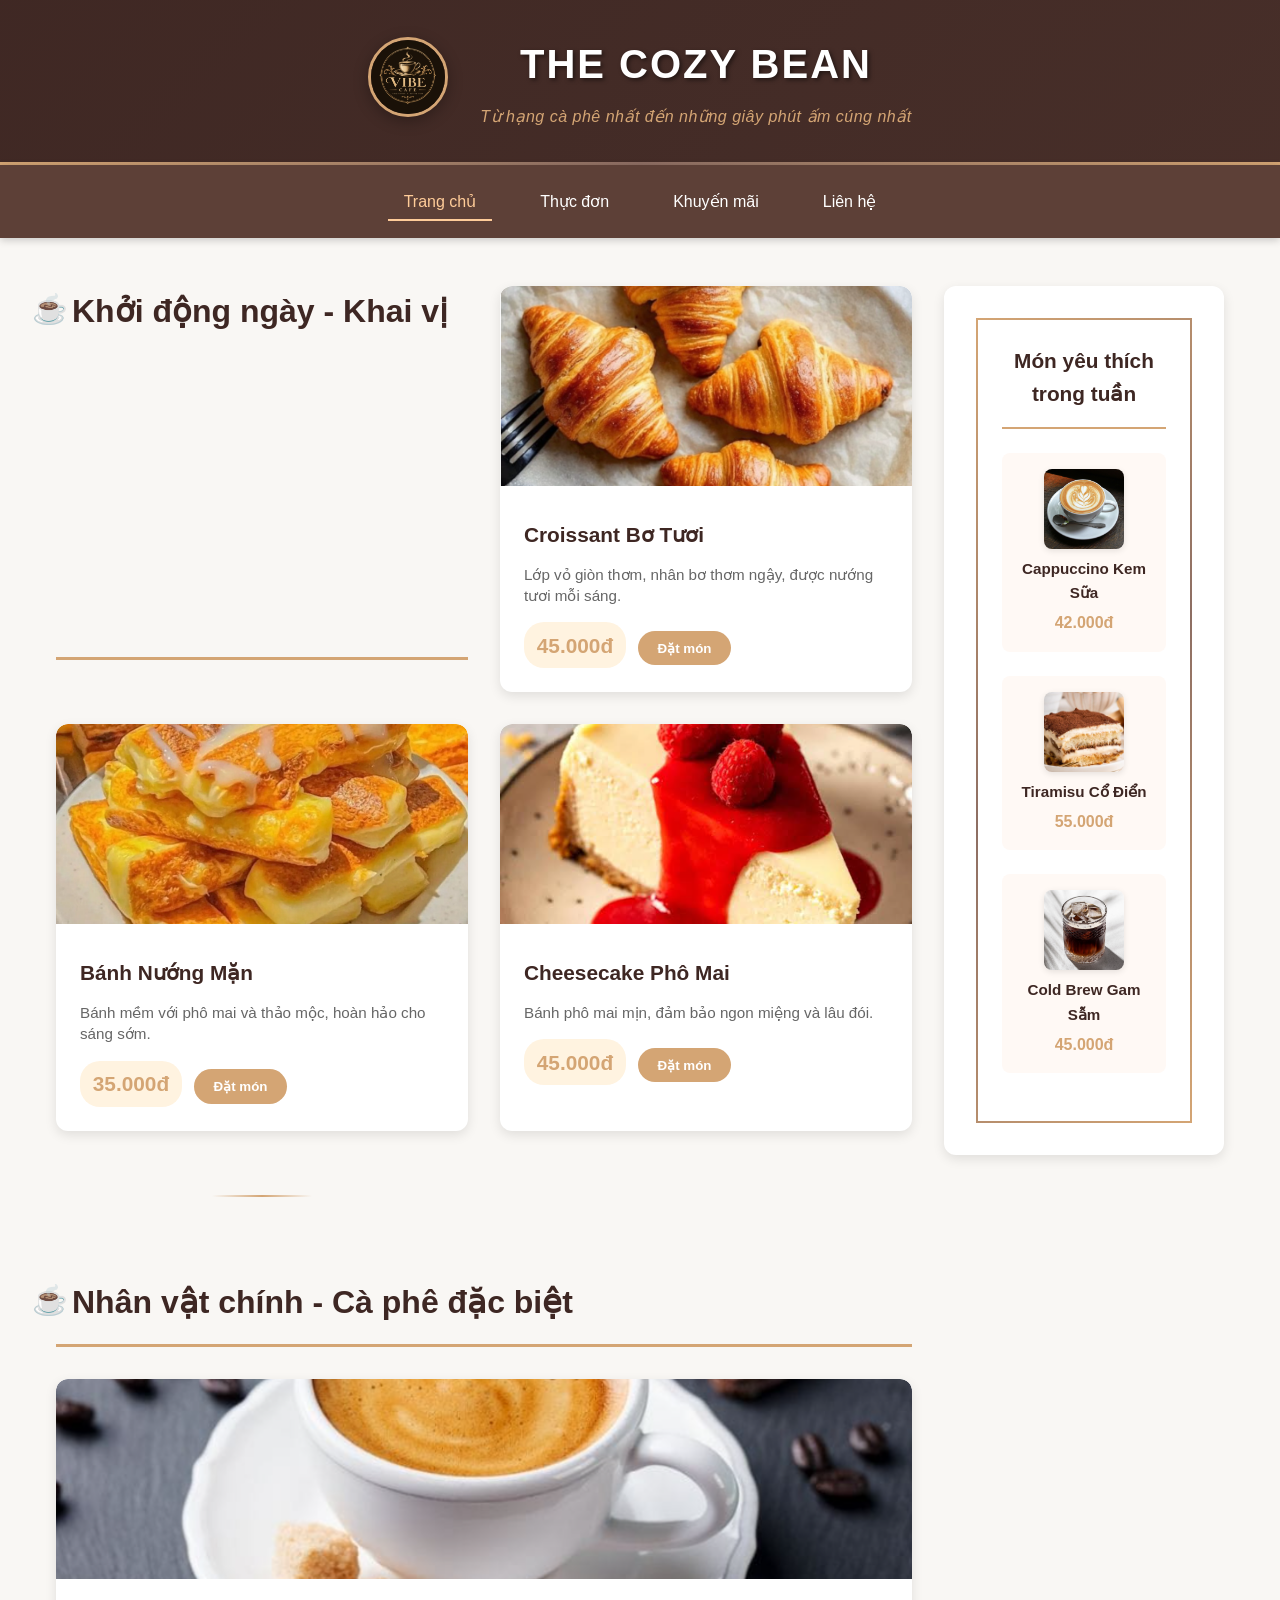
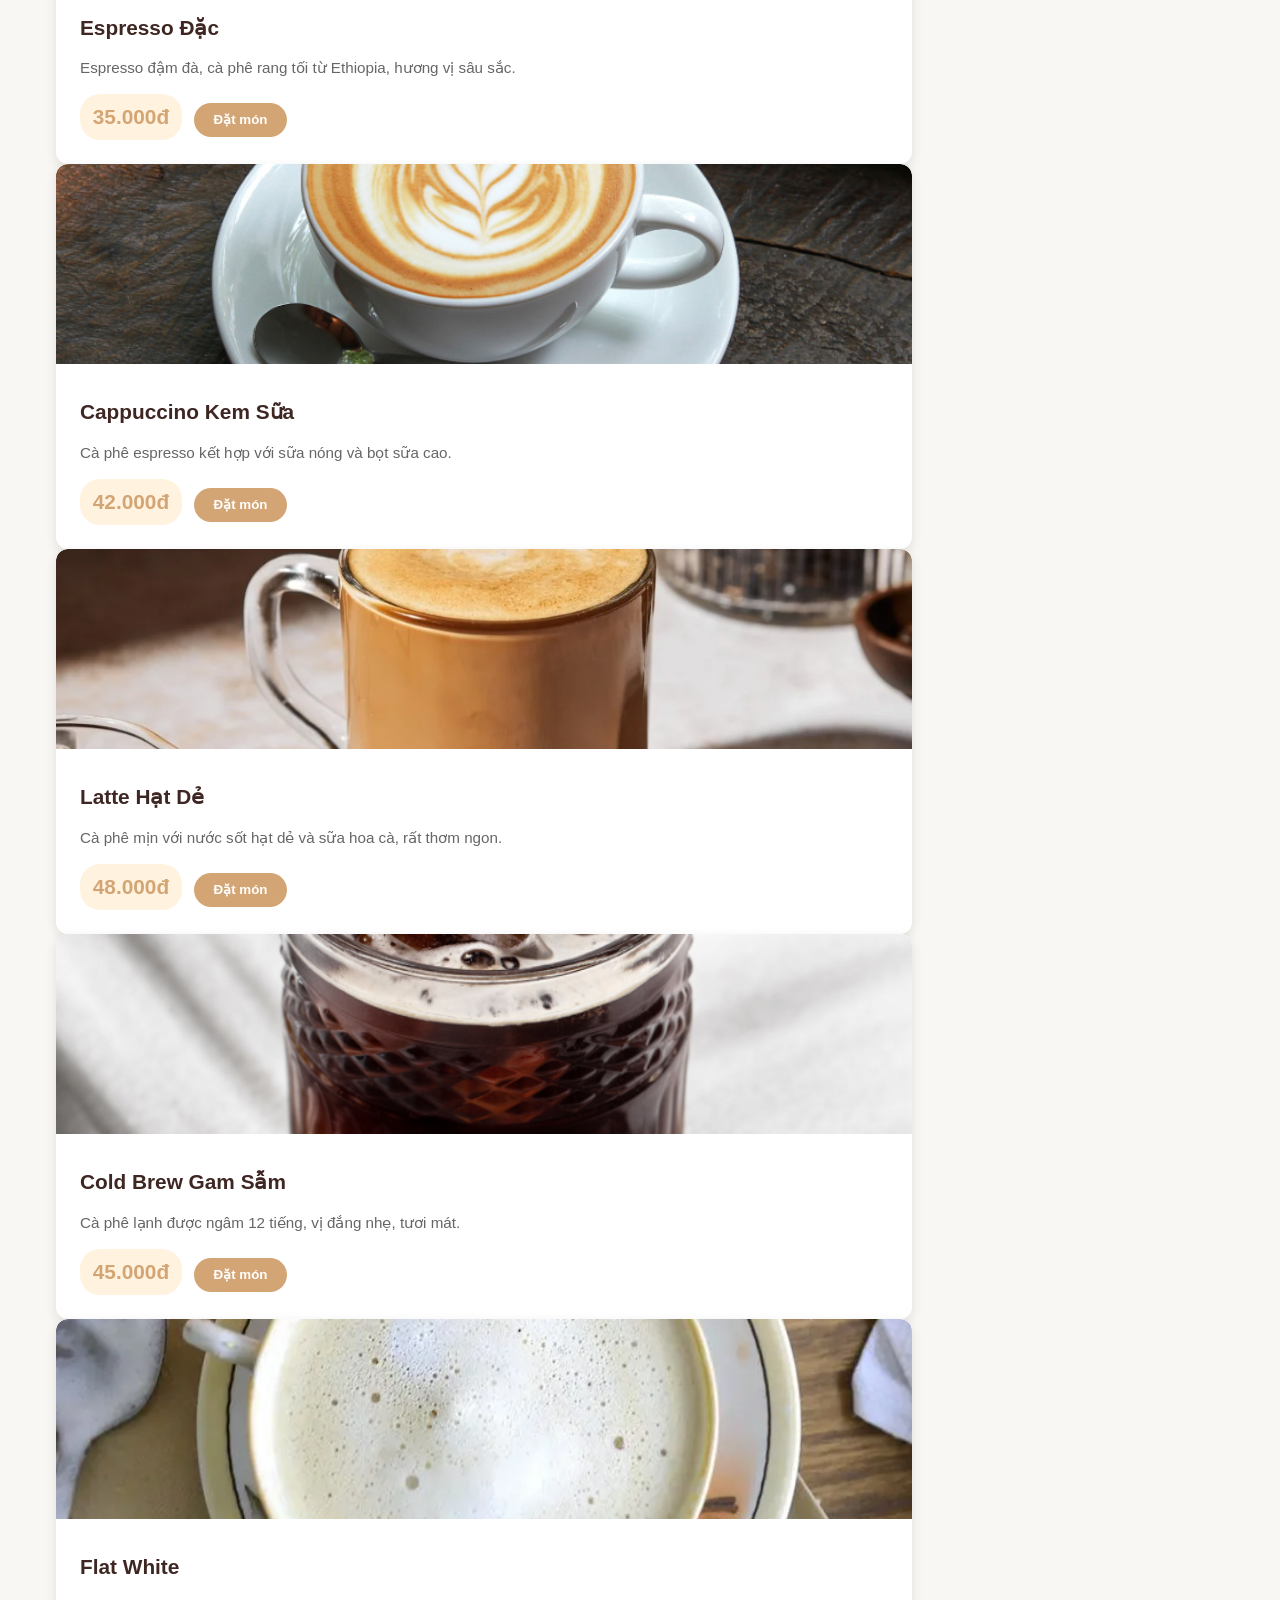
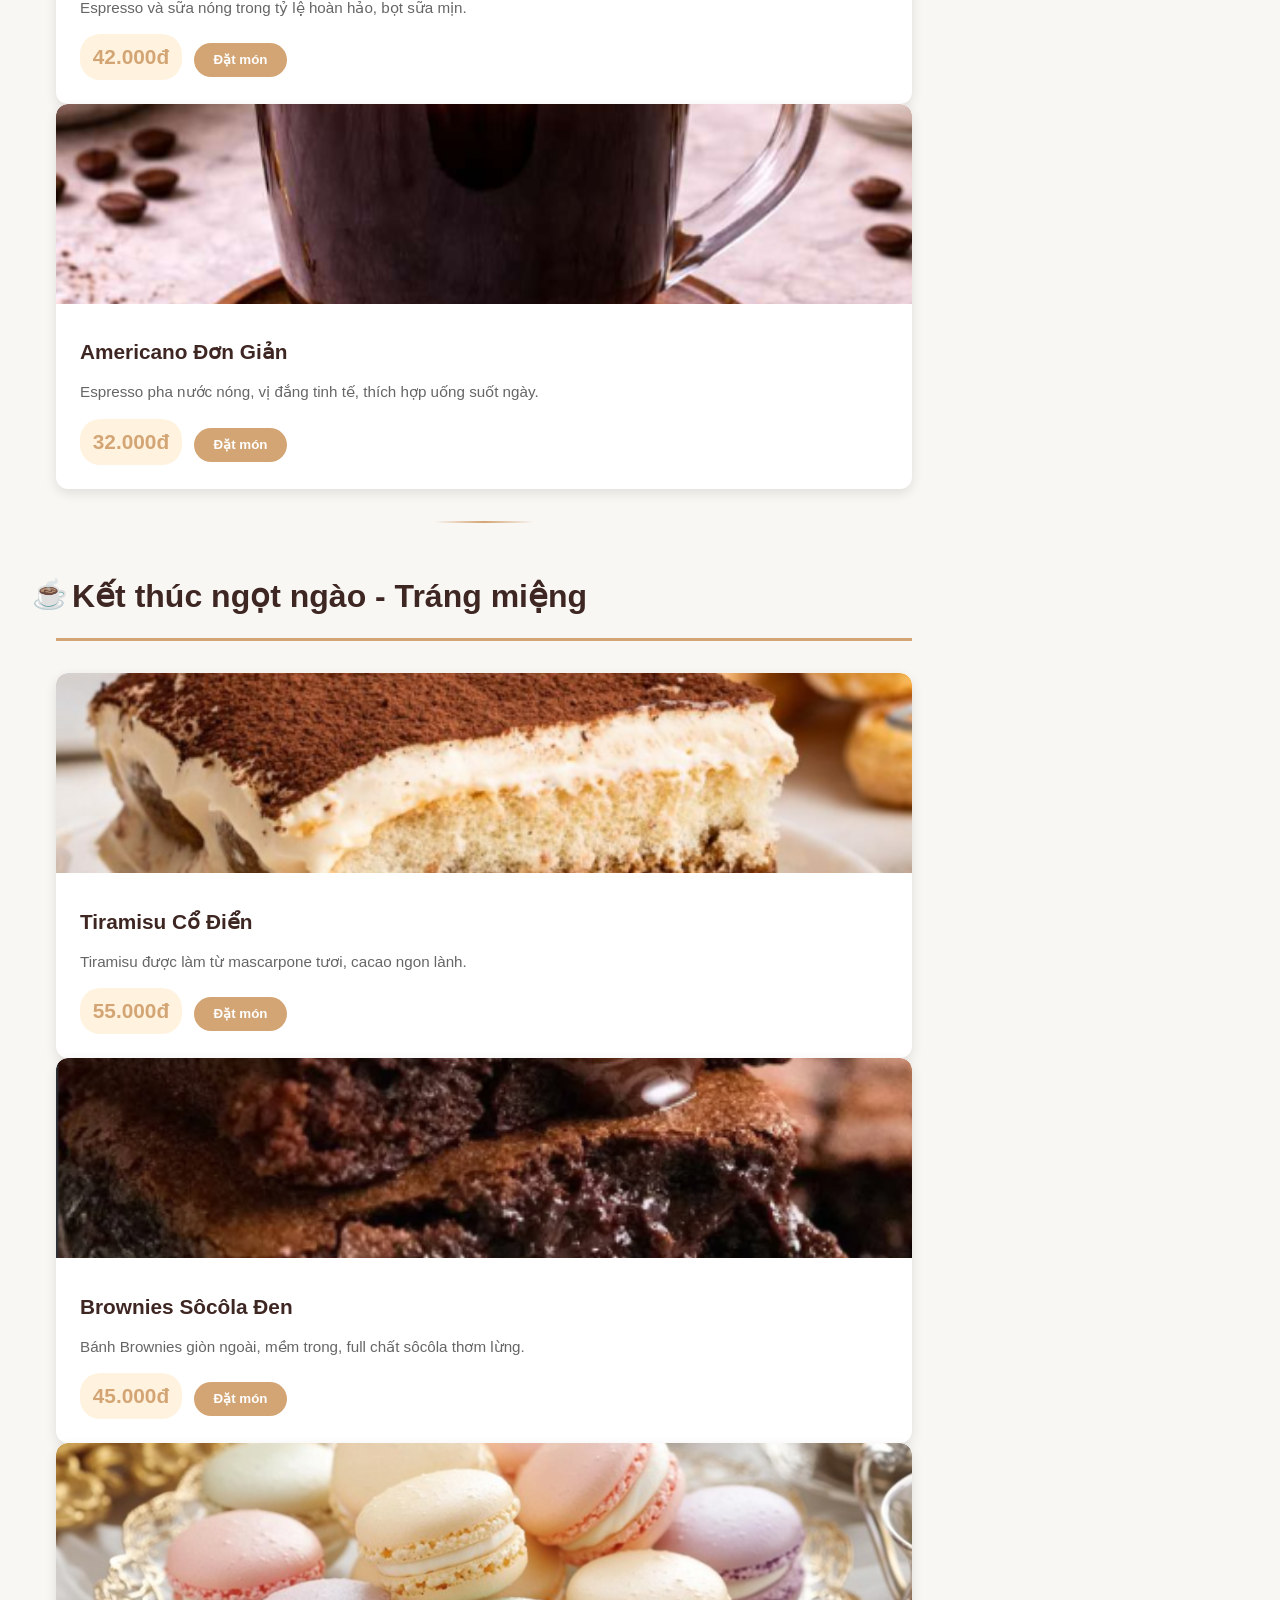
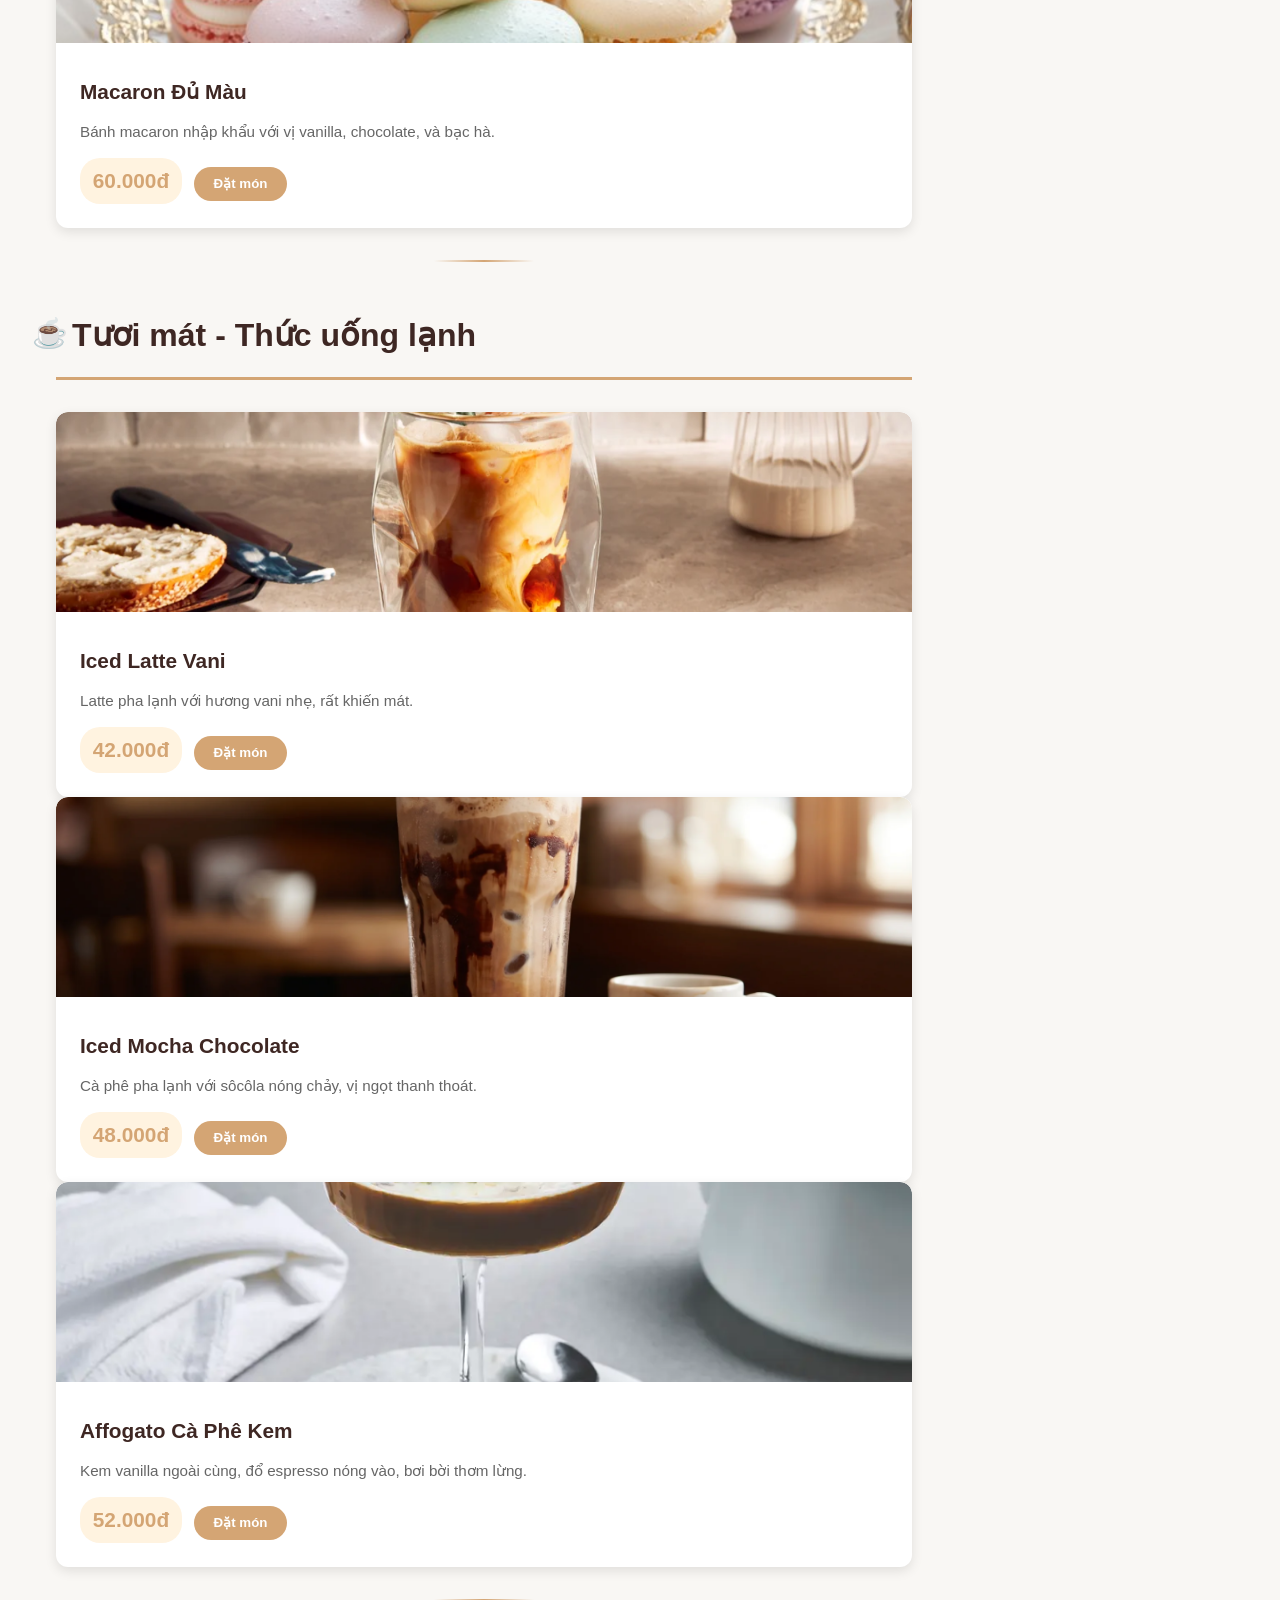
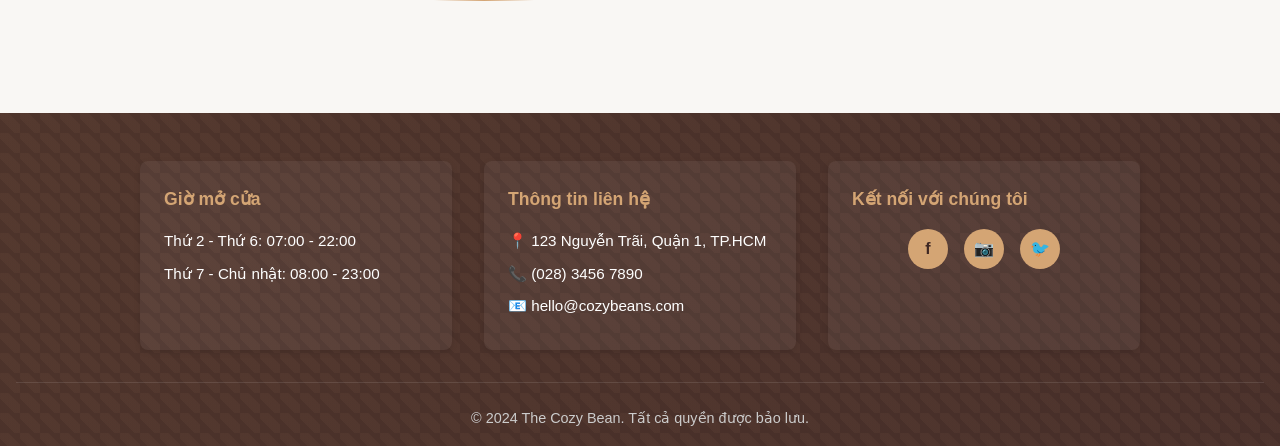
<file: C1_6651071041/index.html>
<!DOCTYPE html>
<html lang="vi">
<head>
    <meta charset="UTF-8">
    <meta name="viewport" content="width=device-width, initial-scale=1.0">
    <meta name="description" content="The Cozy Bean - Quán cà phê chất lượng với các loại cà phê đặc sắc và không gian ấm cúng">
    <title>The Cozy Bean - Menu Cà Phê Đặc Sắc</title>
    <link rel="stylesheet" href="style.css">
</head>
<body>
    <!-- HEADER -->
    <header class="header">
        <div class="header-content">
            <div class="logo">
                <img src="logo.png" alt="The Cozy Bean Logo" class="logo-img">
            </div>
            <div class="header-text">
                <h1>THE COZY BEAN</h1>
                <p class="slogan">Từ hạng cà phê nhất đến những giây phút ấm cúng nhất</p>
            </div>
        </div>
    </header>

    <!-- NAVIGATION -->
    <nav class="navbar">
        <ul class="nav-menu">
            <li><a href="#home" class="nav-link active">Trang chủ</a></li>
            <li><a href="#menu" class="nav-link">Thực đơn</a></li>
            <li><a href="#promotion" class="nav-link">Khuyến mãi</a></li>
            <li><a href="#contact" class="nav-link">Liên hệ</a></li>
        </ul>
    </nav>

    <!-- MAIN CONTENT -->
    <main class="main-content">
        <div class="container">
            <!-- SECTION: KHAI VỊ -->
            <section class="menu-section" id="menu">
                <h2 class="section-title">Khởi động ngày - Khai vị</h2>
                
                <article class="menu-card">
                    <img src="croissant.png" alt="Croissant Bơ Tươi" class="menu-image">
                    <div class="card-content">
                        <h3>Croissant Bơ Tươi</h3>
                        <p class="description">Lớp vỏ giòn thơm, nhân bơ thơm ngậy, được nướng tươi mỗi sáng.</p>
                        <span class="price">45.000đ</span>
                        <button class="btn-order">Đặt món</button>
                    </div>
                </article>

                <article class="menu-card">
                    <img src="banh-nuong.png" alt="Bánh Nướng Mặn" class="menu-image">
                    <div class="card-content">
                        <h3>Bánh Nướng Mặn</h3>
                        <p class="description">Bánh mềm với phô mai và thảo mộc, hoàn hảo cho sáng sớm.</p>
                        <span class="price">35.000đ</span>
                        <button class="btn-order">Đặt món</button>
                    </div>
                </article>

                <article class="menu-card">
                    <img src="cheesecake.png" alt="Cheesecake Phô Mai" class="menu-image">
                    <div class="card-content">
                        <h3>Cheesecake Phô Mai</h3>
                        <p class="description">Bánh phô mai mịn, đảm bảo ngon miệng và lâu đói.</p>
                        <span class="price">45.000đ</span>
                        <button class="btn-order">Đặt món</button>
                    </div>
                </article>
            </section>

            <!-- SECTION: MÓN CHÍNH - CÀ PHÊ ĐẶC BIỆT -->
            <section class="menu-section">
                <h2 class="section-title">Nhân vật chính - Cà phê đặc biệt</h2>
                
                <article class="menu-card">
                    <img src="espresso.png" alt="Espresso Đặc" class="menu-image">
                    <div class="card-content">
                        <h3>Espresso Đặc</h3>
                        <p class="description">Espresso đậm đà, cà phê rang tối từ Ethiopia, hương vị sâu sắc.</p>
                        <span class="price">35.000đ</span>
                        <button class="btn-order">Đặt món</button>
                    </div>
                </article>

                <article class="menu-card">
                    <img src="cappuccino.png" alt="Cappuccino Kem Sữa" class="menu-image">
                    <div class="card-content">
                        <h3>Cappuccino Kem Sữa</h3>
                        <p class="description">Cà phê espresso kết hợp với sữa nóng và bọt sữa cao.</p>
                        <span class="price">42.000đ</span>
                        <button class="btn-order">Đặt món</button>
                    </div>
                </article>

                <article class="menu-card">
                    <img src="latte.png" alt="Latte Hạt Dẻ" class="menu-image">
                    <div class="card-content">
                        <h3>Latte Hạt Dẻ</h3>
                        <p class="description">Cà phê mịn với nước sốt hạt dẻ và sữa hoa cà, rất thơm ngon.</p>
                        <span class="price">48.000đ</span>
                        <button class="btn-order">Đặt món</button>
                    </div>
                </article>

                <article class="menu-card">
                    <img src="cold-brew.png" alt="Cold Brew Gam Sẫm" class="menu-image">
                    <div class="card-content">
                        <h3>Cold Brew Gam Sẫm</h3>
                        <p class="description">Cà phê lạnh được ngâm 12 tiếng, vị đắng nhẹ, tươi mát.</p>
                        <span class="price">45.000đ</span>
                        <button class="btn-order">Đặt món</button>
                    </div>
                </article>

                <article class="menu-card">
                    <img src="flat-white.png" alt="Flat White" class="menu-image">
                    <div class="card-content">
                        <h3>Flat White</h3>
                        <p class="description">Espresso và sữa nóng trong tỷ lệ hoàn hảo, bọt sữa mịn.</p>
                        <span class="price">42.000đ</span>
                        <button class="btn-order">Đặt món</button>
                    </div>
                </article>

                <article class="menu-card">
                    <img src="americano.png" alt="Americano Đơn Giản" class="menu-image">
                    <div class="card-content">
                        <h3>Americano Đơn Giản</h3>
                        <p class="description">Espresso pha nước nóng, vị đắng tinh tế, thích hợp uống suốt ngày.</p>
                        <span class="price">32.000đ</span>
                        <button class="btn-order">Đặt món</button>
                    </div>
                </article>
            </section>

            <!-- SECTION: TRÁNG MIỆNG -->
            <section class="menu-section">
                <h2 class="section-title">Kết thúc ngọt ngào - Tráng miệng</h2>
                
                <article class="menu-card">
                    <img src="tiramisu.png" alt="Tiramisu Cổ Điển" class="menu-image">
                    <div class="card-content">
                        <h3>Tiramisu Cổ Điển</h3>
                        <p class="description">Tiramisu được làm từ mascarpone tươi, cacao ngon lành.</p>
                        <span class="price">55.000đ</span>
                        <button class="btn-order">Đặt món</button>
                    </div>
                </article>

                <article class="menu-card">
                    <img src="brownies.png" alt="Brownies Sôcôla Đen" class="menu-image">
                    <div class="card-content">
                        <h3>Brownies Sôcôla Đen</h3>
                        <p class="description">Bánh Brownies giòn ngoài, mềm trong, full chất sôcôla thơm lừng.</p>
                        <span class="price">45.000đ</span>
                        <button class="btn-order">Đặt món</button>
                    </div>
                </article>

                <article class="menu-card">
                    <img src="macaron.png" alt="Macaron Đủ Màu" class="menu-image">
                    <div class="card-content">
                        <h3>Macaron Đủ Màu</h3>
                        <p class="description">Bánh macaron nhập khẩu với vị vanilla, chocolate, và bạc hà.</p>
                        <span class="price">60.000đ</span>
                        <button class="btn-order">Đặt món</button>
                    </div>
                </article>
            </section>

            <!-- SECTION: THỨC UỐNG LẠNH -->
            <section class="menu-section">
                <h2 class="section-title">Tươi mát - Thức uống lạnh</h2>
                
                <article class="menu-card">
                    <img src="iced-latte.png" alt="Iced Latte Vani" class="menu-image">
                    <div class="card-content">
                        <h3>Iced Latte Vani</h3>
                        <p class="description">Latte pha lạnh với hương vani nhẹ, rất khiến mát.</p>
                        <span class="price">42.000đ</span>
                        <button class="btn-order">Đặt món</button>
                    </div>
                </article>

                <article class="menu-card">
                    <img src="iced-mocha.png" alt="Iced Mocha Chocolate" class="menu-image">
                    <div class="card-content">
                        <h3>Iced Mocha Chocolate</h3>
                        <p class="description">Cà phê pha lạnh với sôcôla nóng chảy, vị ngọt thanh thoát.</p>
                        <span class="price">48.000đ</span>
                        <button class="btn-order">Đặt món</button>
                    </div>
                </article>

                <article class="menu-card">
                    <img src="affogato.png" alt="Affogato Cà Phê Kem" class="menu-image">
                    <div class="card-content">
                        <h3>Affogato Cà Phê Kem</h3>
                        <p class="description">Kem vanilla ngoài cùng, đổ espresso nóng vào, bơi bời thơm lừng.</p>
                        <span class="price">52.000đ</span>
                        <button class="btn-order">Đặt món</button>
                    </div>
                </article>
            </section>
        </div>

        <!-- ASIDE: MÓN ĐƯỢC YÊU THÍCH -->
        <aside class="sidebar">
            <div class="promotion-box">
                <h3 class="aside-title">Món yêu thích trong tuần</h3>
                
                <div class="favorite-item">
                    <img src="cappuccino.png" alt="Cappuccino" class="favorite-img">
                    <p class="favorite-name">Cappuccino Kem Sữa</p>
                    <span class="favorite-price">42.000đ</span>
                </div>

                <div class="favorite-item">
                    <img src="tiramisu.png" alt="Tiramisu" class="favorite-img">
                    <p class="favorite-name">Tiramisu Cổ Điển</p>
                    <span class="favorite-price">55.000đ</span>
                </div>

                <div class="favorite-item">
                    <img src="cold-brew.png" alt="Cold Brew" class="favorite-img">
                    <p class="favorite-name">Cold Brew Gam Sẫm</p>
                    <span class="favorite-price">45.000đ</span>
                </div>
            </div>
        </aside>
    </main>

    <!-- FOOTER -->
    <footer class="footer">
        <div class="footer-content">
            <div class="footer-section">
                <h4>Giờ mở cửa</h4>
                <p>Thứ 2 - Thứ 6: 07:00 - 22:00</p>
                <p>Thứ 7 - Chủ nhật: 08:00 - 23:00</p>
            </div>

            <div class="footer-section">
                <h4>Thông tin liên hệ</h4>
                <p>📍 123 Nguyễn Trãi, Quận 1, TP.HCM</p>
                <p>📞 (028) 3456 7890</p>
                <p>📧 hello@cozybeans.com</p>
            </div>

            <div class="footer-section">
                <h4>Kết nối với chúng tôi</h4>
                <ul class="social-links">
                    <li><a href="#" class="social-icon">f</a></li>
                    <li><a href="#" class="social-icon">📷</a></li>
                    <li><a href="#" class="social-icon">🐦</a></li>
                </ul>
            </div>
        </div>

        <div class="footer-bottom">
            <p>&copy; 2024 The Cozy Bean. Tất cả quyền được bảo lưu.</p>
        </div>
    </footer>

</body>
</html>
</file>
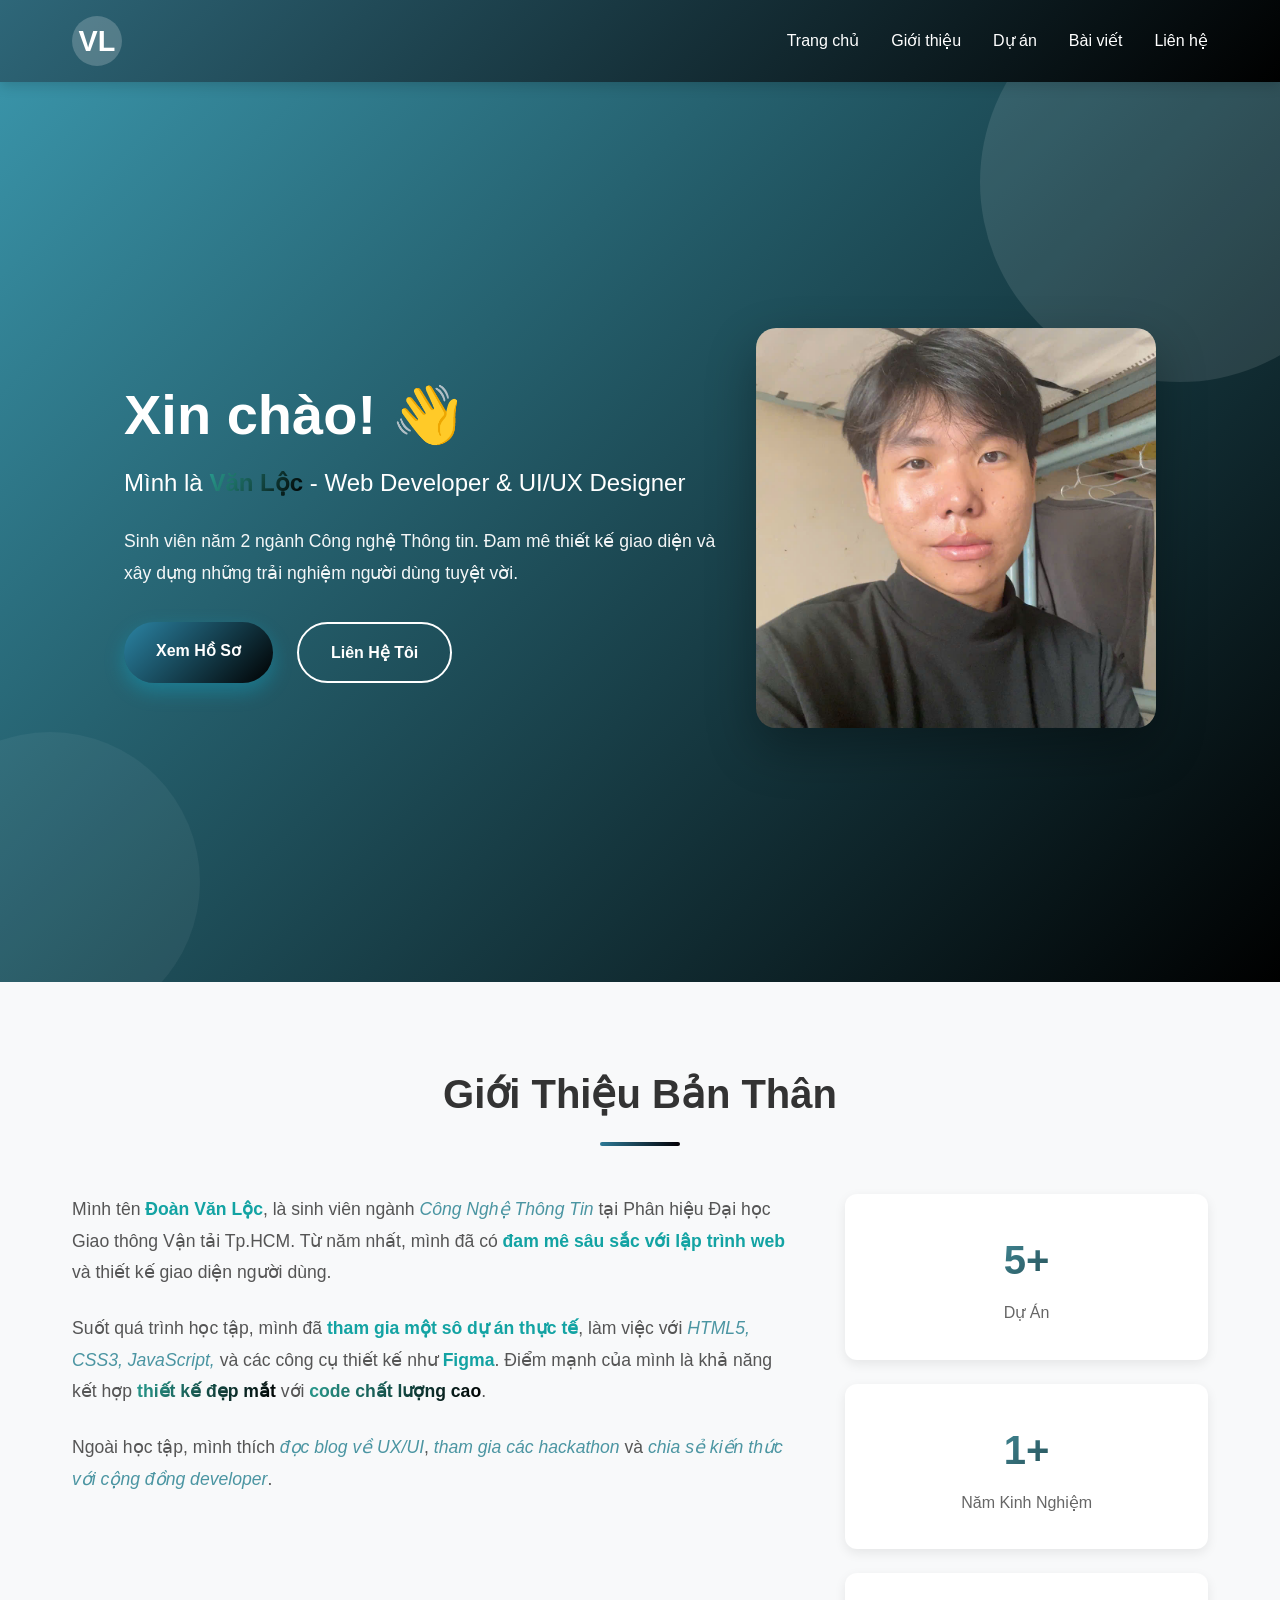
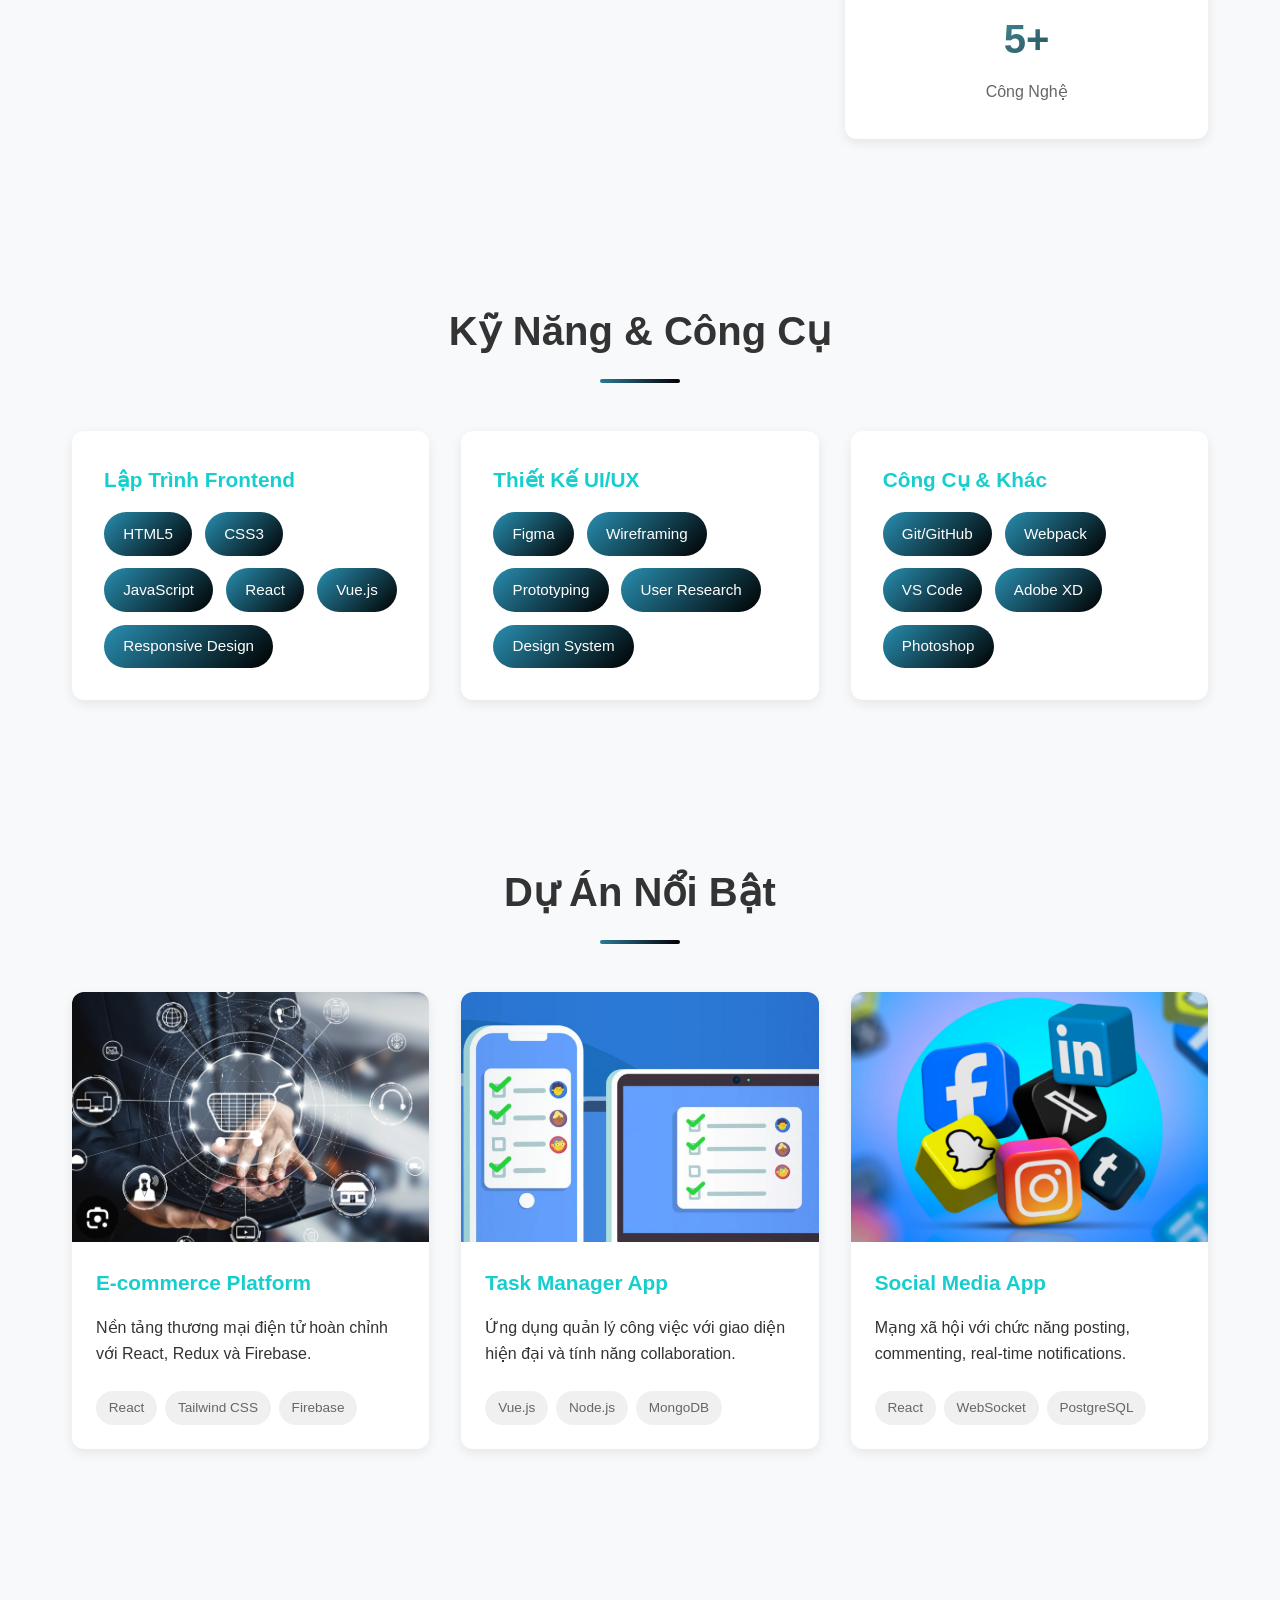
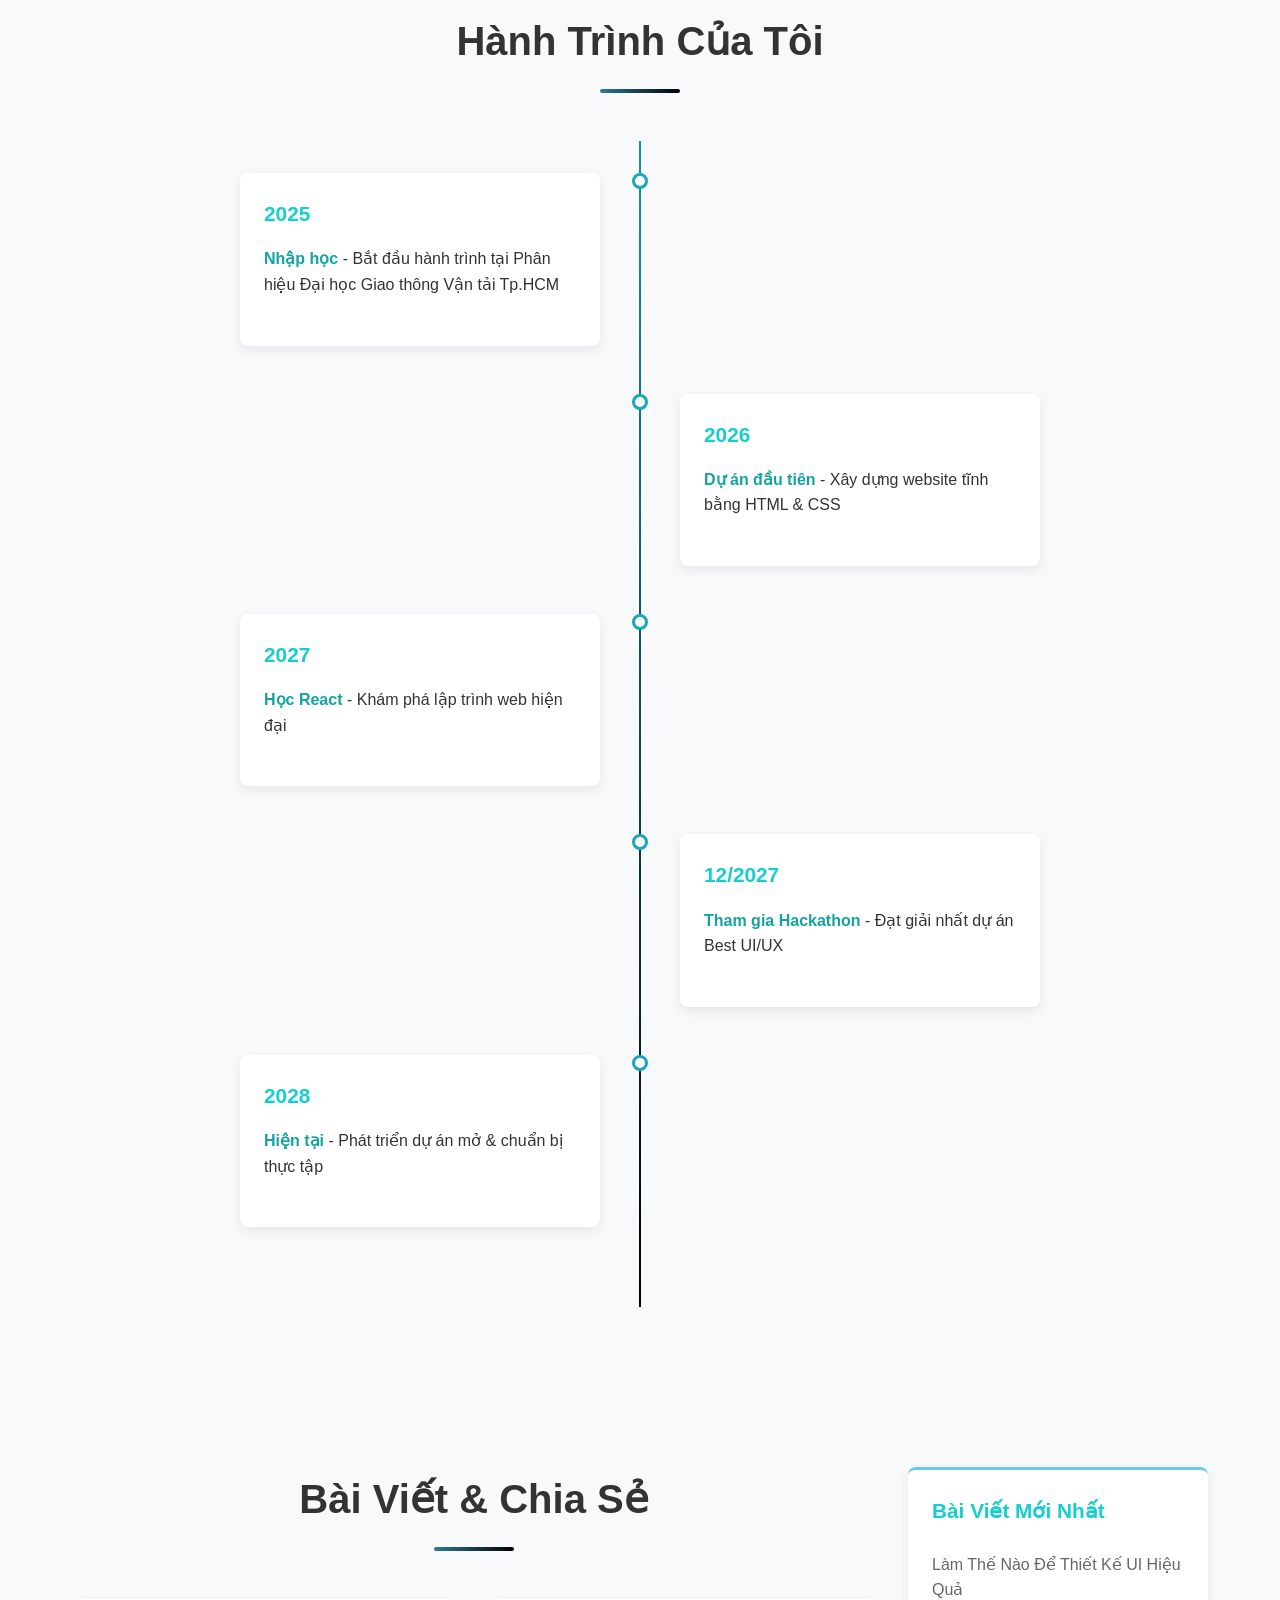
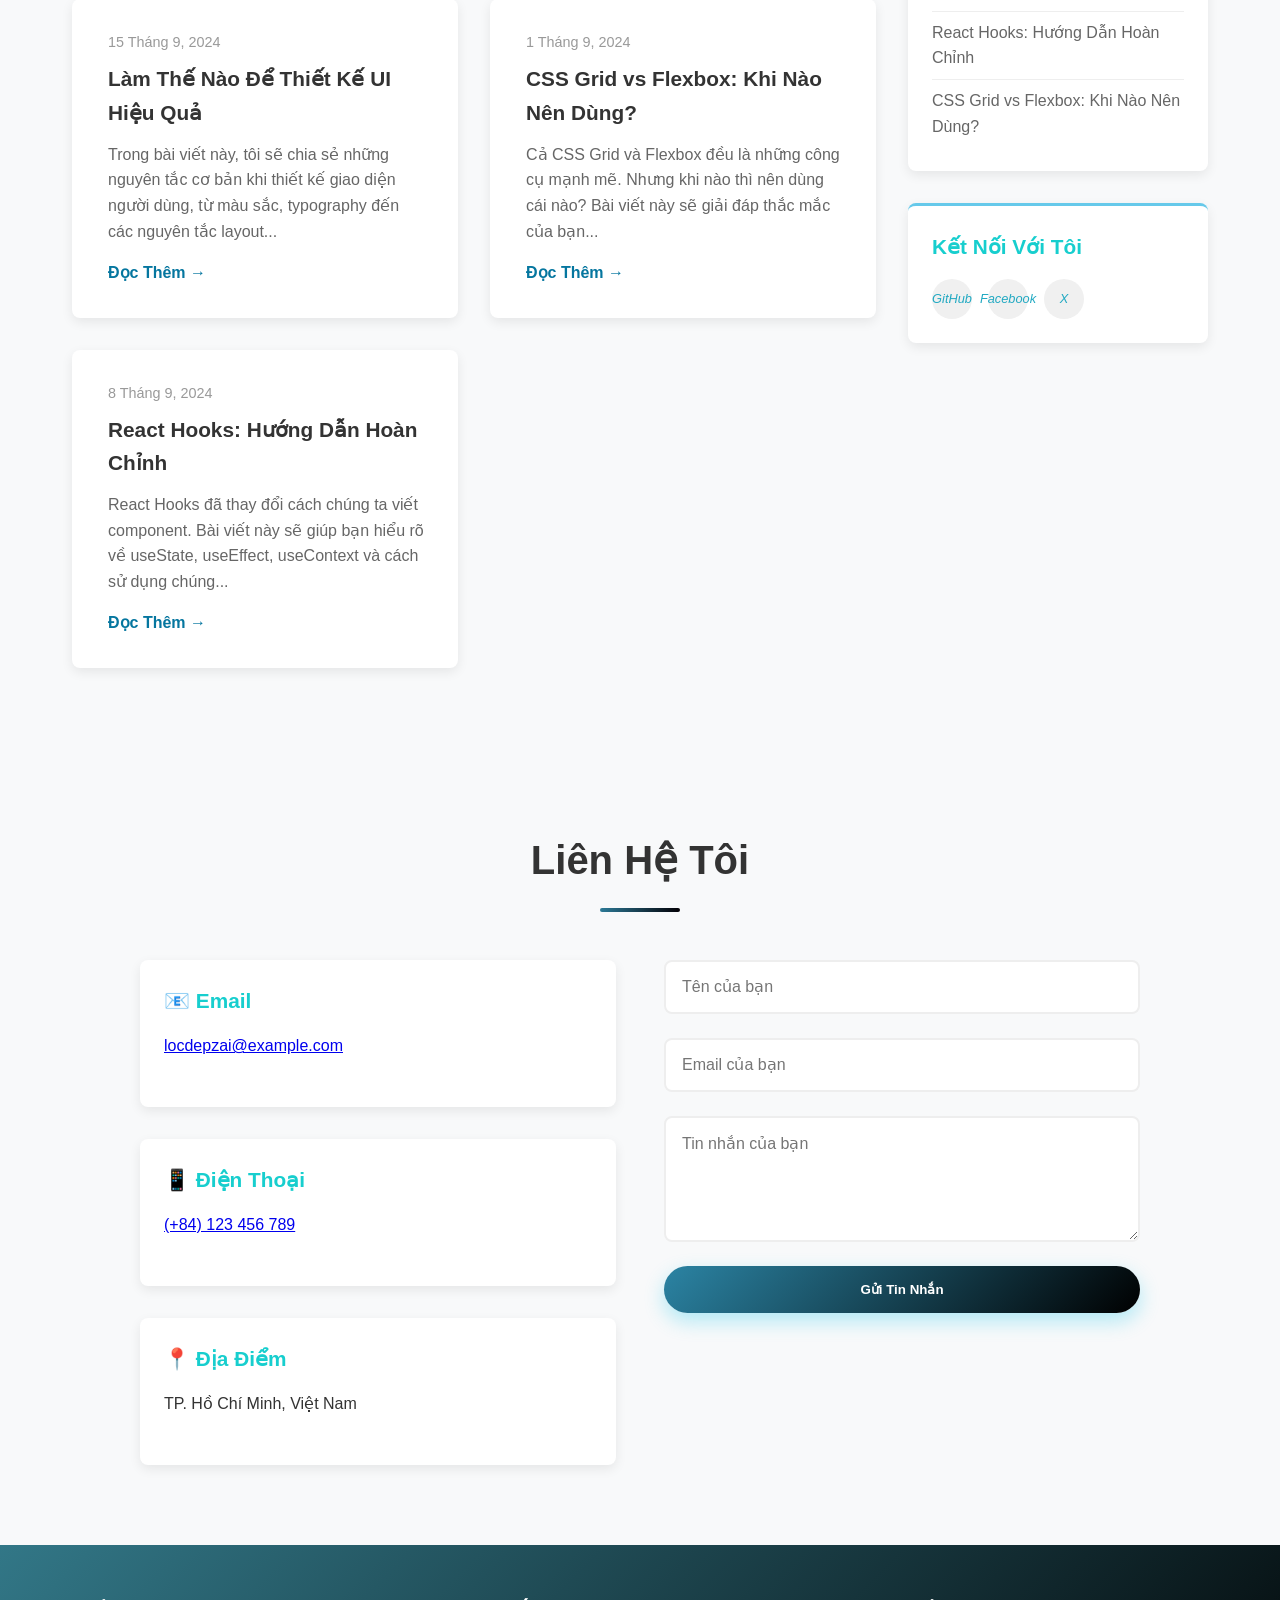
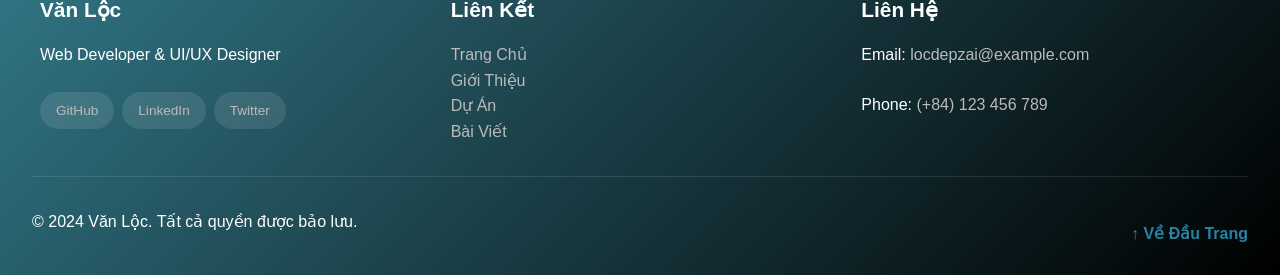
<file: C2_6651071041/blog.html>
<!DOCTYPE html>
<html lang="vi">
<head>
    <meta charset="UTF-8">
    <meta name="viewport" content="width=device-width, initial-scale=1.0">
    <meta name="description" content="Blog cá nhân giới thiệu về sinh viên CNTT - Thiết kế giao diện web">
    <title>Văn Lộc | Web Developer & UI/UX Designer</title>
    <link rel="stylesheet" href="css.css">
</head>
<body>
    <!-- HEADER STICKY NAVIGATION -->
    <header class="header">
        <div class="nav-container">
            <div class="logo">VL</div>
            <nav class="navigation">
                <ul class="nav-list">
                    <li><a href="#home" class="nav-link">Trang chủ</a></li>
                    <li><a href="#about" class="nav-link">Giới thiệu</a></li>
                    <li><a href="#projects" class="nav-link">Dự án</a></li>
                    <li><a href="#blog" class="nav-link">Bài viết</a></li>
                    <li><a href="#contact" class="nav-link">Liên hệ</a></li>
                </ul>
            </nav>
        </div>
    </header>

    <!-- HERO SECTION -->
    <section id="home" class="hero">
        <div class="hero-content">
            <h1 class="hero-title">Xin chào! <span class="wave">👋</span></h1>
            <p class="hero-subtitle">Mình là <span class="highlight">Văn Lộc</span> - Web Developer & UI/UX Designer</p>
            <p class="hero-description">
                Sinh viên năm 2 ngành Công nghệ Thông tin. Đam mê thiết kế giao diện và xây dựng những trải nghiệm người dùng tuyệt vời.
            </p>
            <div class="cta-buttons">
                <a href="#projects" class="btn btn-primary">Xem Hồ Sơ</a>
                <a href="#contact" class="btn btn-secondary">Liên Hệ Tôi</a>
            </div>
        </div>
        <div class="hero-avatar">
            <img src="avartar.jpg" alt="Avatar" class="avatar-img" >
        </div>
    </section>

    <!-- ABOUT SECTION -->
    <section id="about" class="about">
        <div class="section-title">
            <h2>Giới Thiệu Bản Thân</h2>
            <div class="title-underline"></div>
        </div>
        
        <div class="about-content">
            <div class="about-text">
                <p>
                    Mình tên <strong>Đoàn Văn Lộc</strong>, là sinh viên ngành <em>Công Nghệ Thông Tin</em> 
                    tại Phân hiệu Đại học Giao thông Vận tải Tp.HCM. Từ năm nhất, mình đã có <strong>đam mê sâu sắc với lập trình web</strong> 
                    và thiết kế giao diện người dùng.
                </p>
                <p>
                    Suốt quá trình học tập, mình đã <strong>tham gia một sô dự án thực tế</strong>, 
                    làm việc với <em>HTML5, CSS3, JavaScript,</em> và các công cụ thiết kế như <strong>Figma</strong>. 
                    Điểm mạnh của mình là khả năng kết hợp <span class="highlight">thiết kế đẹp mắt</span> 
                    với <span class="highlight">code chất lượng cao</span>.
                </p>
                <p>
                    Ngoài học tập, mình thích <em>đọc blog về UX/UI</em>, 
                    <em>tham gia các hackathon</em> và <em>chia sẻ kiến thức với cộng đồng developer</em>.
                </p>
            </div>
            <div class="about-stats">
                <div class="stat-card">
                    <div class="stat-number">5+</div>
                    <div class="stat-label">Dự Án</div>
                </div>
                <div class="stat-card">
                    <div class="stat-number">1+</div>
                    <div class="stat-label">Năm Kinh Nghiệm</div>
                </div>
                <div class="stat-card">
                    <div class="stat-number">5+</div>
                    <div class="stat-label">Công Nghệ</div>
                </div>
            </div>
        </div>
    </section>

    <!-- SKILLS SECTION -->
    <section id="skills" class="skills">
        <div class="section-title">
            <h2>Kỹ Năng & Công Cụ</h2>
            <div class="title-underline"></div>
        </div>
        
        <div class="skills-container">
            <div class="skill-category">
                <h3>Lập Trình Frontend</h3>
                <div class="skill-tags">
                    <span class="skill-tag">HTML5</span>
                    <span class="skill-tag">CSS3</span>
                    <span class="skill-tag">JavaScript</span>
                    <span class="skill-tag">React</span>
                    <span class="skill-tag">Vue.js</span>
                    <span class="skill-tag">Responsive Design</span>
                </div>
            </div>

            <div class="skill-category">
                <h3>Thiết Kế UI/UX</h3>
                <div class="skill-tags">
                    <span class="skill-tag">Figma</span>
                    <span class="skill-tag">Wireframing</span>
                    <span class="skill-tag">Prototyping</span>
                    <span class="skill-tag">User Research</span>
                    <span class="skill-tag">Design System</span>
                </div>
            </div>

            <div class="skill-category">
                <h3>Công Cụ & Khác</h3>
                <div class="skill-tags">
                    <span class="skill-tag">Git/GitHub</span>
                    <span class="skill-tag">Webpack</span>
                    <span class="skill-tag">VS Code</span>
                    <span class="skill-tag">Adobe XD</span>
                    <span class="skill-tag">Photoshop</span>
                </div>
            </div>
        </div>
    </section>

    <!-- PROJECTS SECTION -->
    <section id="projects" class="projects">
        <div class="section-title">
            <h2>Dự Án Nổi Bật</h2>
            <div class="title-underline"></div>
        </div>
        
        <div class="projects-grid">
            <article class="project-card">
                <div class="project-image">
                    <img src="project1.png" alt="E-commerce Platform">
                    <div class="project-overlay">
                        <a href="#" class="project-link">Xem Chi Tiết →</a>
                    </div>
                </div>
                <div class="project-content">
                    <h3>E-commerce Platform</h3>
                    <p>Nền tảng thương mại điện tử hoàn chỉnh với React, Redux và Firebase.</p>
                    <div class="project-tech">
                        <span>React</span>
                        <span>Tailwind CSS</span>
                        <span>Firebase</span>
                    </div>
                </div>
            </article>

            <article class="project-card">
                <div class="project-image">
                    <img src="project2.png" alt="Task Manager App">
                    <div class="project-overlay">
                        <a href="#" class="project-link">Xem Chi Tiết →</a>
                    </div>
                </div>
                <div class="project-content">
                    <h3>Task Manager App</h3>
                    <p>Ứng dụng quản lý công việc với giao diện hiện đại và tính năng collaboration.</p>
                    <div class="project-tech">
                        <span>Vue.js</span>
                        <span>Node.js</span>
                        <span>MongoDB</span>
                    </div>
                </div>
            </article>

            <article class="project-card">
                <div class="project-image">
                    <img src="project3.png" alt="Social Media App">
                    <div class="project-overlay">
                        <a href="#" class="project-link">Xem Chi Tiết →</a>
                    </div>
                </div>
                <div class="project-content">
                    <h3>Social Media App</h3>
                    <p>Mạng xã hội với chức năng posting, commenting, real-time notifications.</p>
                    <div class="project-tech">
                        <span>React</span>
                        <span>WebSocket</span>
                        <span>PostgreSQL</span>
                    </div>
                </div>
            </article>
        </div>
    </section>

    <!-- TIMELINE SECTION -->
    <section id="timeline" class="timeline">
        <div class="section-title">
            <h2>Hành Trình Của Tôi</h2>
            <div class="title-underline"></div>
        </div>
        
        <div class="timeline-container">
            <div class="timeline-item">
                <div class="timeline-marker"></div>
                <div class="timeline-content">
                    <h3>2025</h3>
                    <p><strong>Nhập học</strong> - Bắt đầu hành trình tại Phân hiệu Đại học Giao thông Vận tải Tp.HCM</p>
                </div>
            </div>

            <div class="timeline-item">
                <div class="timeline-marker"></div>
                <div class="timeline-content">
                    <h3>2026</h3>
                    <p><strong>Dự án đầu tiên</strong> - Xây dựng website tĩnh bằng HTML & CSS</p>
                </div>
            </div>

            <div class="timeline-item">
                <div class="timeline-marker"></div>
                <div class="timeline-content">
                    <h3>2027</h3>
                    <p><strong>Học React</strong> - Khám phá lập trình web hiện đại</p>
                </div>
            </div>

            <div class="timeline-item">
                <div class="timeline-marker"></div>
                <div class="timeline-content">
                    <h3>12/2027</h3>
                    <p><strong>Tham gia Hackathon</strong> - Đạt giải nhất dự án Best UI/UX</p>
                </div>
            </div>

            <div class="timeline-item">
                <div class="timeline-marker"></div>
                <div class="timeline-content">
                    <h3>2028</h3>
                    <p><strong>Hiện tại</strong> - Phát triển dự án mở & chuẩn bị thực tập</p>
                </div>
            </div>
        </div>
    </section>

    <!-- BLOG SECTION -->
    <section id="blog" class="blog-section">
        <div class="section-container">
            <div class="blog-main">
                <div class="section-title">
                    <h2>Bài Viết & Chia Sẻ</h2>
                    <div class="title-underline"></div>
                </div>

                <div class="blog-posts">
                    <article class="blog-post">
                        <div class="post-date">15 Tháng 9, 2024</div>
                        <h3 class="post-title">Làm Thế Nào Để Thiết Kế UI Hiệu Quả</h3>
                        <p class="post-excerpt">
                            Trong bài viết này, tôi sẽ chia sẻ những nguyên tắc cơ bản khi thiết kế giao diện người dùng, 
                            từ màu sắc, typography đến các nguyên tắc layout...
                        </p>
                        <a href="#" class="read-more">Đọc Thêm →</a>
                    </article>

                    <article class="blog-post">
                        <div class="post-date">8 Tháng 9, 2024</div>
                        <h3 class="post-title">React Hooks: Hướng Dẫn Hoàn Chỉnh</h3>
                        <p class="post-excerpt">
                            React Hooks đã thay đổi cách chúng ta viết component. Bài viết này sẽ giúp bạn hiểu rõ 
                            về useState, useEffect, useContext và cách sử dụng chúng...
                        </p>
                        <a href="#" class="read-more">Đọc Thêm →</a>
                    </article>

                    <article class="blog-post">
                        <div class="post-date">1 Tháng 9, 2024</div>
                        <h3 class="post-title">CSS Grid vs Flexbox: Khi Nào Nên Dùng?</h3>
                        <p class="post-excerpt">
                            Cả CSS Grid và Flexbox đều là những công cụ mạnh mẽ. Nhưng khi nào thì nên dùng cái nào? 
                            Bài viết này sẽ giải đáp thắc mắc của bạn...
                        </p>
                        <a href="#" class="read-more">Đọc Thêm →</a>
                    </article>
                </div>
            </div>

            <aside class="blog-sidebar">
                <div class="sidebar-widget">
                    <h3>Bài Viết Mới Nhất</h3>
                    <ul class="recent-posts">
                        <li><a href="#">Làm Thế Nào Để Thiết Kế UI Hiệu Quả</a></li>
                        <li><a href="#">React Hooks: Hướng Dẫn Hoàn Chỉnh</a></li>
                        <li><a href="#">CSS Grid vs Flexbox: Khi Nào Nên Dùng?</a></li>
                    </ul>
                </div>

                <div class="sidebar-widget">
                    <h3>Kết Nối Với Tôi</h3>
                    <div class="social-links">
                        <a href="#" title="GitHub" class="social-icon">
                            <i class="icon-github">GitHub</i>
                        </a>
                        <a href="#" title="LinkedIn" class="social-icon">
                            <i class="icon-linkedin">Facebook</i>
                        </a>
                        <a href="#" title="Twitter" class="social-icon">
                            <i class="icon-twitter">X</i>
                        </a>
                    </div>
                </div>
            </aside>
        </div>
    </section>

    <!-- CONTACT SECTION -->
    <section id="contact" class="contact">
        <div class="section-title">
            <h2>Liên Hệ Tôi</h2>
            <div class="title-underline"></div>
        </div>

        <div class="contact-content">
            <div class="contact-info">
                <div class="contact-item">
                    <h3>📧 Email</h3>
                    <p><a href="mailto:locdepzai@example.com">locdepzai@example.com</a></p>
                </div>
                <div class="contact-item">
                    <h3>📱 Điện Thoại</h3>
                    <p><a href="tel:+84123456789">(+84) 123 456 789</a></p>
                </div>
                <div class="contact-item">
                    <h3>📍 Địa Điểm</h3>
                    <p>TP. Hồ Chí Minh, Việt Nam</p>
                </div>
            </div>

            <form class="contact-form">
                <div class="form-group">
                    <input type="text" placeholder="Tên của bạn" required>
                </div>
                <div class="form-group">
                    <input type="email" placeholder="Email của bạn" required>
                </div>
                <div class="form-group">
                    <textarea placeholder="Tin nhắn của bạn" rows="5" required></textarea>
                </div>
                <button type="submit" class="btn btn-primary">Gửi Tin Nhắn</button>
            </form>
        </div>
    </section>

    <!-- FOOTER -->
    <footer class="footer">
        <div class="footer-content">
            <div class="footer-section">
                <h3>Văn Lộc</h3>
                <p>Web Developer & UI/UX Designer</p>
                <div class="social-links-footer">
                    <a href="#" class="social-icon-footer">GitHub</a>
                    <a href="#" class="social-icon-footer">LinkedIn</a>
                    <a href="#" class="social-icon-footer">Twitter</a>
                </div>
            </div>

            <div class="footer-section">
                <h3>Liên Kết</h3>
                <ul>
                    <li><a href="#home">Trang Chủ</a></li>
                    <li><a href="#about">Giới Thiệu</a></li>
                    <li><a href="#projects">Dự Án</a></li>
                    <li><a href="#blog">Bài Viết</a></li>
                </ul>
            </div>

            <div class="footer-section">
                <h3>Liên Hệ</h3>
                <p>Email: <a href="mailto:locdepzai@example.com">locdepzai@example.com</a></p>
                <p>Phone: <a href="tel:+84123456789">(+84) 123 456 789</a></p>
            </div>
        </div>

        <div class="footer-bottom">
            <p>&copy; 2024 Văn Lộc. Tất cả quyền được bảo lưu.</p>
            <a href="#home" class="back-to-top">↑ Về Đầu Trang</a>
        </div>
    </footer>

    <script>
        // Back to top functionality
        document.querySelector('.back-to-top').addEventListener('click', function(e) {
            e.preventDefault();
            window.scrollTo({ top: 0, behavior: 'smooth' });
        });

        // Active nav link
        document.querySelectorAll('.nav-link').forEach(link => {
            link.addEventListener('click', function() {
                document.querySelectorAll('.nav-link').forEach(l => l.classList.remove('active'));
                this.classList.add('active');
            });
        });
    </script>
</body>
</html>
</file>
<file: C1_6651071041/style.css>
/* ============================================
   CSS3 - THE COZY BEAN COFFEE SHOP
   Thiết kế menu quán cà phê hiện đại
   ============================================ */

/* SELECTOR UNIVERSAL (*) */
* {
    margin: 0;
    padding: 0;
    box-sizing: border-box;
}

/* SELECTOR TAG - body, html */
html {
    scroll-behavior: smooth;
}

body {
    font-family: 'Segoe UI', Tahoma, Geneva, Verdana, sans-serif;
    color: #333;
    line-height: 1.6;
    background-color: #f9f7f4;
}

/* ============================================
   HEADER SECTION
   ============================================ */

/* SELECTOR TAG - header */
header.header {
    background: linear-gradient(135deg, #3e2723 0%, #5d4037 100%);
    color: white;
    padding: 2rem 1rem;
    text-align: center;
    background-size: 400% 400%;
    background-position: 0% 50%;
    /* border-image property: tạo khung viền trang trí */
    border-bottom: 3px solid;
    border-image: linear-gradient(90deg, #d4a574 0%, #8d6e63 50%, #d4a574 100%) 1;
}

.header-content {
    display: flex;
    justify-content: center;
    align-items: center;
    gap: 2rem;
    max-width: 800px;
    margin: 0 auto;
}

/* SELECTOR CLASS - .logo */
.logo {
    flex-shrink: 0;
}

.logo-img {
    width: 80px;
    height: 80px;
    /* border-radius: bo góc ảnh logo */
    border-radius: 50%;
    /* box-shadow: tạo hiệu ứng đổ bóng */
    box-shadow: 0 4px 15px rgba(0, 0, 0, 0.3);
    border: 3px solid #d4a574;
}

/* SELECTOR CLASS - .header-text */
.header-text h1 {
    font-size: 2.5rem;
    font-weight: 700;
    letter-spacing: 2px;
    margin-bottom: 0.5rem;
    text-shadow: 2px 2px 4px rgba(0, 0, 0, 0.5);
}

.slogan {
    font-size: 1rem;
    font-style: italic;
    color: #d4a574;
    letter-spacing: 0.5px;
}

/* ============================================
   NAVIGATION BAR
   ============================================ */

/* SELECTOR TAG - nav */
nav.navbar {
    background-color: #5d4037;
    padding: 1rem 0;
    position: sticky;
    top: 0;
    z-index: 100;
    /* box-shadow: đổ bóng cho navigation */
    box-shadow: 0 2px 8px rgba(0, 0, 0, 0.2);
}

/* SELECTOR CLASS - .nav-menu */
.nav-menu {
    list-style: none;
    display: flex;
    justify-content: center;
    gap: 2rem;
    max-width: 1000px;
    margin: 0 auto;
}

/* SELECTOR TAG - li */
nav.navbar li {
    position: relative;
}

/* SELECTOR PSEUDO-CLASS - :hover */
nav.navbar a:hover {
    color: #ffcc99;
    transform: translateY(-2px);
    transition: all 0.3s ease;
}

/* SELECTOR CLASS + PSEUDO-CLASS - .nav-link:active */
.nav-link {
    color: white;
    text-decoration: none;
    font-weight: 500;
    padding: 0.5rem 1rem;
    display: block;
    transition: all 0.3s ease;
}

.nav-link.active {
    color: #ffcc99;
    border-bottom: 2px solid #ffcc99;
    padding-bottom: 0.3rem;
}

/* ============================================
   MAIN CONTENT AREA
   ============================================ */

.main-content {
    display: grid;
    grid-template-columns: 1fr 280px;
    gap: 2rem;
    max-width: 1200px;
    margin: 3rem auto;
    padding: 0 1rem;
}

/* SELECTOR CLASS - .container */
.container {
    flex: 1;
}

/* ============================================
   SECTION STYLING
   ============================================ */

/* SELECTOR CLASS - .menu-section */
.menu-section {
    margin-bottom: 3rem;
}

/* SELECTOR CLASS - .section-title */
.section-title {
    font-size: 2rem;
    color: #3e2723;
    margin-bottom: 2rem;
    padding-bottom: 1rem;
    border-bottom: 3px solid #d4a574;
    position: relative;
    padding-left: 1rem;
}

/* SELECTOR PSEUDO-ELEMENT - ::before */
.section-title::before {
    content: "☕";
    position: absolute;
    left: -1.5rem;
    top: 0;
    font-size: 1.8rem;
}

/* SELECTOR ID - grid for menu cards */
#menu {
    display: grid;
    grid-template-columns: repeat(auto-fit, minmax(300px, 1fr));
    gap: 2rem;
}

/* ============================================
   MENU CARD STYLING
   ============================================ */

/* SELECTOR CLASS - .menu-card */
.menu-card {
    background: white;
    /* border-radius: bo góc card */
    border-radius: 12px;
    overflow: hidden;
    /* box-shadow: tạo hiệu ứng đổ bóng cho card */
    box-shadow: 0 4px 12px rgba(0, 0, 0, 0.1);
    transition: all 0.3s ease;
    cursor: pointer;
}

/* SELECTOR CLASS + PSEUDO-CLASS - .menu-card:hover */
.menu-card:hover {
    transform: translateY(-8px);
    box-shadow: 0 12px 24px rgba(0, 0, 0, 0.2);
}

/* SELECTOR CLASS - .menu-image */
.menu-image {
    width: 100%;
    height: 200px;
    object-fit: cover;
    /* border-radius: bo góc ảnh */
    border-radius: 12px 12px 0 0;
    transition: transform 0.3s ease;
}

.menu-card:hover .menu-image {
    transform: scale(1.05);
}

/* SELECTOR CLASS - .card-content */
.card-content {
    padding: 1.5rem;
}

/* SELECTOR TAG - h3 */
.card-content h3 {
    font-size: 1.3rem;
    color: #3e2723;
    margin-bottom: 0.8rem;
}

/* SELECTOR CLASS - .description */
.description {
    color: #666;
    font-size: 0.95rem;
    margin-bottom: 1rem;
    line-height: 1.4;
}

/* SELECTOR CLASS - .price */
.price {
    display: inline-block;
    font-size: 1.3rem;
    font-weight: bold;
    color: #d4a574;
    background-color: #fff3e0;
    padding: 0.4rem 0.8rem;
    /* border-radius: bo góc giá */
    border-radius: 20px;
    margin-right: 0.5rem;
}

/* SELECTOR CLASS - .btn-order */
.btn-order {
    background-color: #d4a574;
    color: white;
    border: none;
    padding: 0.6rem 1.2rem;
    /* border-radius: bo góc nút */
    border-radius: 20px;
    cursor: pointer;
    font-weight: 600;
    transition: all 0.3s ease;
    margin-top: 0.5rem;
}

/* SELECTOR CLASS + PSEUDO-CLASS - .btn-order:hover */
.btn-order:hover {
    background-color: #b8860b;
    transform: scale(1.05);
    box-shadow: 0 4px 8px rgba(0, 0, 0, 0.2);
}

/* SELECTOR CLASS + PSEUDO-CLASS - .btn-order:active */
.btn-order:active {
    transform: scale(0.98);
}

/* ============================================
   SIDEBAR / ASIDE SECTION
   ============================================ */

/* SELECTOR CLASS - .sidebar */
.sidebar {
    background: white;
    /* border-radius: bo góc sidebar */
    border-radius: 12px;
    padding: 2rem;
    /* box-shadow: đổ bóng */
    box-shadow: 0 4px 12px rgba(0, 0, 0, 0.1);
    height: fit-content;
    position: sticky;
    top: 100px;
}

/* SELECTOR CLASS - .promotion-box */
.promotion-box {
    /* border-image: tạo khung viền trang trí cho khuyến mãi */
    border: 2px solid;
    border-image: linear-gradient(135deg, #d4a574 0%, #8d6e63 50%, #d4a574 100%) 1;
    padding: 1.5rem;
    border-radius: 8px;
}

/* SELECTOR CLASS - .aside-title */
.aside-title {
    font-size: 1.3rem;
    color: #3e2723;
    margin-bottom: 1.5rem;
    text-align: center;
    padding-bottom: 1rem;
    border-bottom: 2px solid #d4a574;
}

/* SELECTOR CLASS - .favorite-item */
.favorite-item {
    text-align: center;
    margin-bottom: 1.5rem;
    padding: 1rem;
    background: #fff9f5;
    /* border-radius: bo góc item */
    border-radius: 8px;
    transition: all 0.3s ease;
}

.favorite-item:hover {
    background: #fff3e0;
    transform: translateY(-2px);
}

/* SELECTOR CLASS - .favorite-img */
.favorite-img {
    width: 80px;
    height: 80px;
    object-fit: cover;
    /* border-radius: bo góc ảnh yêu thích */
    border-radius: 8px;
    /* box-shadow: đổ bóng */
    box-shadow: 0 2px 6px rgba(0, 0, 0, 0.1);
    margin-bottom: 0.5rem;
    display: block;
    margin-left: auto;
    margin-right: auto;
}

/* SELECTOR CLASS - .favorite-name */
.favorite-name {
    font-weight: 600;
    color: #3e2723;
    margin-bottom: 0.3rem;
    font-size: 0.95rem;
}

/* SELECTOR CLASS - .favorite-price */
.favorite-price {
    color: #d4a574;
    font-weight: bold;
    display: block;
}

/* ============================================
   FOOTER SECTION
   ============================================ */

/* SELECTOR TAG - footer */
footer.footer {
    background: #3e2723;
    color: white;
    margin-top: 4rem;
    padding: 3rem 1rem 1rem;
    /* Multiple background images: kết hợp gradient + pattern */
    background-image: 
        linear-gradient(135deg, rgba(212, 165, 116, 0.1) 0%, rgba(141, 110, 99, 0.1) 100%),
        repeating-linear-gradient(
            45deg,
            transparent,
            transparent 10px,
            rgba(212, 165, 116, 0.05) 10px,
            rgba(212, 165, 116, 0.05) 20px
        );
    background-size: 100% 100%, 20px 20px;
    background-position: 0 0, 0 0;
}

/* SELECTOR CLASS - .footer-content */
.footer-content {
    display: grid;
    grid-template-columns: repeat(auto-fit, minmax(250px, 1fr));
    gap: 2rem;
    max-width: 1000px;
    margin: 0 auto 2rem;
}

/* SELECTOR CLASS - .footer-section */
.footer-section {
    background: rgba(255, 255, 255, 0.05);
    padding: 1.5rem;
    /* border-radius: bo góc section */
    border-radius: 8px;
    /* box-shadow: đổ bóng nhẹ */
    box-shadow: 0 2px 6px rgba(0, 0, 0, 0.1);
}

/* SELECTOR TAG - h4 */
.footer-section h4 {
    color: #d4a574;
    margin-bottom: 1rem;
    font-size: 1.1rem;
}

/* SELECTOR TAG - p */
.footer-section p {
    margin-bottom: 0.5rem;
    font-size: 0.95rem;
    line-height: 1.6;
}

/* SELECTOR CLASS - .social-links */
.social-links {
    list-style: none;
    display: flex;
    justify-content: center;
    gap: 1rem;
}

/* SELECTOR CLASS + PSEUDO-CLASS - .social-icon:hover */
.social-icon {
    display: inline-block;
    width: 40px;
    height: 40px;
    background-color: #d4a574;
    color: #3e2723;
    text-align: center;
    line-height: 40px;
    /* border-radius: bo góc tròn hoàn toàn */
    border-radius: 50%;
    text-decoration: none;
    transition: all 0.3s ease;
    font-weight: bold;
}

.social-icon:hover {
    background-color: #ffcc99;
    transform: translateY(-3px);
    box-shadow: 0 4px 8px rgba(0, 0, 0, 0.2);
}

/* SELECTOR CLASS - .footer-bottom */
.footer-bottom {
    text-align: center;
    padding-top: 1.5rem;
    border-top: 1px solid rgba(255, 255, 255, 0.1);
    font-size: 0.9rem;
    color: #ccc;
}

/* ============================================
   RESPONSIVE DESIGN
   ============================================ */

/* SELECTOR PSEUDO-CLASS - @media query */
@media (max-width: 768px) {
    .header-content {
        flex-direction: column;
        gap: 1rem;
    }

    .header-text h1 {
        font-size: 1.8rem;
    }

    .nav-menu {
        flex-direction: column;
        gap: 0.5rem;
    }

    .main-content {
        grid-template-columns: 1fr;
    }

    .sidebar {
        position: relative;
        top: 0;
    }

    #menu {
        grid-template-columns: 1fr;
    }

    .section-title {
        font-size: 1.5rem;
    }
}

/* SELECTOR PSEUDO-CLASS - @media query cho thiết bị nhỏ */
@media (max-width: 480px) {
    body {
        font-size: 14px;
    }

    .header-text h1 {
        font-size: 1.5rem;
        letter-spacing: 1px;
    }

    .logo-img {
        width: 60px;
        height: 60px;
    }

    .slogan {
        font-size: 0.9rem;
    }

    .section-title {
        font-size: 1.3rem;
    }

    .menu-card {
        border-radius: 8px;
    }

    .btn-order {
        width: 100%;
    }

    .footer-content {
        grid-template-columns: 1fr;
    }
}

/* ============================================
   ANIMATION & TRANSITION EFFECTS
   ============================================ */

/* SELECTOR PSEUDO-CLASS - ::after */
.menu-section::after {
    content: "";
    display: block;
    width: 100px;
    height: 2px;
    background: linear-gradient(90deg, transparent, #d4a574, transparent);
    margin: 2rem auto;
}

/* Keyframe animation */
@keyframes fadeIn {
    from {
        opacity: 0;
        transform: translateY(20px);
    }
    to {
        opacity: 1;
        transform: translateY(0);
    }
}

.menu-card {
    animation: fadeIn 0.5s ease-out;
}

/* ============================================
   ACCESSIBILITY & UTILITIES
   ============================================ */

/* SELECTOR CLASS - text truncate */
.favorite-name {
    display: -webkit-box;
    -webkit-line-clamp: 2;
    -webkit-box-orient: vertical;
    overflow: hidden;
}

/* Focus state for keyboard navigation */
button:focus,
a:focus {
    outline: 2px solid #d4a574;
    outline-offset: 2px;
}
</file>
<file: C2_6651071041/css.css>
/* ============================================
   CSS3 WEB DESIGN - BLOG CÁ NHÂN
   ============================================ */

/* ============================================
   1. RESET & GENERAL STYLES
   ============================================ */

/* Universal Selector - Áp dụng cho tất cả phần tử */
* {
    margin: 0;
    padding: 0;
    box-sizing: border-box;
}

/* Tag Selector - Định dạng cho toàn bộ body */
body {
    font-family: 'Segoe UI', Tahoma, Geneva, Verdana, sans-serif;
    line-height: 1.6;
    color: #333;
    background-color: #f8f9fa;
}

html {
    scroll-behavior: smooth;
}

/* ============================================
   2. HEADER & NAVIGATION
   ============================================ */

/* Class Selector - Header sticky */
.header {
    position: sticky;
    top: 0;
    z-index: 1000;
    background: linear-gradient(135deg, #2e6779 0%, #000000 100%);
    box-shadow: 0 4px 12px rgba(0, 0, 0, 0.15);
    /* CSS3: Box-shadow */
}

/* Child Selector (>) - Định dạng nav-container trực tiếp trong header */
.header > .nav-container {
    max-width: 1200px;
    margin: 0 auto;
    padding: 1rem 2rem;
    display: flex;
    justify-content: space-between;
    align-items: center;
}

/* Class Selector - Logo */
.logo {
    font-size: 1.8rem;
    font-weight: bold;
    color: white;
    min-width: 50px;
    height: 50px;
    display: flex;
    align-items: center;
    justify-content: center;
    background: rgba(255, 255, 255, 0.2);
    border-radius: 50%;
    /* CSS3: Border-radius */
}

/* Class Selector - Navigation list */
.nav-list {
    list-style: none;
    display: flex;
    gap: 2rem;
}

/* Class Selector - Navigation link */
.nav-link {
    color: white;
    text-decoration: none;
    font-weight: 500;
    position: relative;
    transition: all 0.3s ease;
    /* CSS3: Transition */
}

/* Pseudo-class :hover - Hiệu ứng hover cho nav link */
.nav-link:hover,
.nav-link.active {
    transform: translateY(-2px);
    /* CSS3: 2D Transform */
}

/* Pseudo-element ::after - Tạo đường gạch dưới hiệu ứng */
.nav-link::after {
    content: '';
    position: absolute;
    bottom: -5px;
    left: 0;
    width: 0;
    height: 2px;
    background: white;
    transition: width 0.3s ease;
    /* CSS3: Transition */
}

.nav-link:hover::after {
    width: 100%;
}

/* ============================================
   3. HERO SECTION
   ============================================ */

/* Class Selector - Hero section */
.hero {
    min-height: 100vh;
    background: linear-gradient(135deg, #3993a8 0%, #000000 100%);
    display: flex;
    align-items: center;
    justify-content: center;
    padding: 4rem 2rem;
    position: relative;
    overflow: hidden;
}

/* Pseudo-element ::before - Tạo decorative background */
.hero::before {
    content: '';
    position: absolute;
    width: 400px;
    height: 400px;
    background: rgba(255, 255, 255, 0.1);
    border-radius: 50%;
    /* CSS3: Border-radius */
    top: -100px;
    right: -100px;
    animation: float 6s ease-in-out infinite;
    /* CSS3: Animation */
}

/* Pseudo-element ::after - Tạo decorative background thứ 2 */
.hero::after {
    content: '';
    position: absolute;
    width: 300px;
    height: 300px;
    background: rgba(255, 255, 255, 0.05);
    border-radius: 50%;
    /* CSS3: Border-radius */
    bottom: -50px;
    left: -100px;
    animation: float 8s ease-in-out infinite reverse;
    /* CSS3: Animation */
}

/* Keyframes - Định nghĩa animation float */
@keyframes float {
    0%, 100% {
        transform: translateY(0px);
        /* CSS3: 2D Transform */
    }
    50% {
        transform: translateY(-30px);
        /* CSS3: 2D Transform */
    }
}

/* Class Selector - Hero content */
.hero-content {
    max-width: 600px;
    color: white;
    position: relative;
    z-index: 2;
    margin-right: 2rem;
    animation: slideInLeft 0.8s ease-out;
    /* CSS3: Animation */
}

/* Keyframes - Animation cho hero content */
@keyframes slideInLeft {
    from {
        opacity: 0;
        transform: translateX(-100px);
        /* CSS3: 2D Transform */
    }
    to {
        opacity: 1;
        transform: translateX(0);
        /* CSS3: 2D Transform */
    }
}

/* Class Selector - Hero title */
.hero-title {
    font-size: 3.5rem;
    font-weight: 700;
    margin-bottom: 1rem;
    line-height: 1.2;
}

/* Class Selector - Wave animation */
.wave {
    display: inline-block;
    animation: wave 1s ease-in-out;
    /* CSS3: Animation */
    transform-origin: center bottom;
    /* CSS3: Transform */
}

@keyframes wave {
    0%, 100% {
        transform: rotate(0deg);
        /* CSS3: 2D Transform */
    }
    25% {
        transform: rotate(20deg);
        /* CSS3: 2D Transform */
    }
}

/* Class Selector - Hero subtitle */
.hero-subtitle {
    font-size: 1.5rem;
    margin-bottom: 1.5rem;
}

/* Class Selector - Highlight text */
.highlight {
    background: linear-gradient(120deg, #299c8f, #000000);
    -webkit-background-clip: text;
    -webkit-text-fill-color: transparent;
    background-clip: text;
    /* CSS3: Text Effects - Background-clip */
    font-weight: bold;
}

/* Class Selector - Hero description */
.hero-description {
    font-size: 1.1rem;
    margin-bottom: 2rem;
    line-height: 1.8;
    opacity: 0.95;
}

/* Class Selector - CTA buttons */
.cta-buttons {
    display: flex;
    gap: 1.5rem;
}

/* Class Selector - Button styling */
.btn {
    padding: 1rem 2rem;
    border-radius: 50px;
    /* CSS3: Border-radius */
    text-decoration: none;
    font-weight: 600;
    transition: all 0.3s ease;
    /* CSS3: Transition */
    border: none;
    cursor: pointer;
    display: inline-block;
}

/* Class Selector - Primary button */
.btn-primary {
    background: linear-gradient(135deg, #2b84a4, #000000);
    color: white;
    box-shadow: 0 8px 20px rgba(9, 197, 235, 0.3);
    /* CSS3: Box-shadow */
}

.btn-primary:hover {
    transform: translateY(-3px);
    /* CSS3: 2D Transform */
    box-shadow: 0 12px 30px rgba(6, 132, 170, 0.5);
    /* CSS3: Box-shadow */
}

/* Class Selector - Secondary button */
.btn-secondary {
    background: transparent;
    color: white;
    border: 2px solid white;
}

.btn-secondary:hover {
    background: white;
    color: #1c6d89;
    transform: translateY(-3px);
    /* CSS3: 2D Transform */
}

/* Class Selector - Hero avatar */
.hero-avatar {
    max-width: 400px;
    position: relative;
    z-index: 2;
    animation: slideInRight 0.8s ease-out;
    /* CSS3: Animation */
}

@keyframes slideInRight {
    from {
        opacity: 0;
        transform: translateX(100px);
        /* CSS3: 2D Transform */
    }
    to {
        opacity: 1;
        transform: translateX(0);
        /* CSS3: 2D Transform */
    }
}

/* Class Selector - Avatar image */
.avatar-img {
    width: 100%;
    border-radius: 20px;
    /* CSS3: Border-radius */
    box-shadow: 0 20px 50px rgba(0, 0, 0, 0.3);
    /* CSS3: Box-shadow */
    transition: transform 0.3s ease;
    /* CSS3: Transition */
}

.avatar-img:hover {
    transform: scale(1.05);
    /* CSS3: 2D Transform */
}

/* ============================================
   4. SECTION TITLES & UNDERLINES
   ============================================ */

/* Class Selector - Section title */
.section-title {
    text-align: center;
    margin-bottom: 3rem;
    animation: fadeInDown 0.6s ease-out;
    /* CSS3: Animation */
}

@keyframes fadeInDown {
    from {
        opacity: 0;
        transform: translateY(-20px);
        /* CSS3: 2D Transform */
    }
    to {
        opacity: 1;
        transform: translateY(0);
        /* CSS3: 2D Transform */
    }
}

/* Pseudo-element - Tag selector h2 */
h2 {
    font-size: 2.5rem;
    color: #333;
    margin-bottom: 1rem;
}

/* Class Selector - Title underline */
.title-underline {
    width: 80px;
    height: 4px;
    background: linear-gradient(90deg, #2c7996, #030005);
    margin: 0 auto;
    border-radius: 2px;
    /* CSS3: Border-radius */
}

/* ============================================
   5. GENERAL SECTION STYLING
   ============================================ */

/* Group Selector (,) - Định dạng chung cho các section */
.about,
.skills,
.projects,
.timeline,
.blog-section,
.contact {
    padding: 5rem 2rem;
    max-width: 1200px;
    margin: 0 auto;
}

/* ============================================
   6. ABOUT SECTION
   ============================================ */

/* Class Selector - About content */
.about-content {
    display: grid;
    grid-template-columns: 2fr 1fr;
    gap: 3rem;
    align-items: start;
}

/* Class Selector - About text */
.about-text {
    font-size: 1.1rem;
    line-height: 1.8;
    color: #555;
}

/* Tag Selector p - Paragraph styling */
p {
    margin-bottom: 1.5rem;
}

/* Tag Selector strong - Bold text */
strong {
    color: #13a3a3;
    font-weight: 600;
}

/* Tag Selector em - Italic text */
em {
    font-style: italic;
    color: #4b95a2;
}

/* Class Selector - About stats */
.about-stats {
    display: flex;
    flex-direction: column;
    gap: 1.5rem;
}

/* Class Selector - Stat card */
.stat-card {
    background: white;
    padding: 2rem;
    border-radius: 12px;
    /* CSS3: Border-radius */
    box-shadow: 0 4px 12px rgba(0, 0, 0, 0.08);
    /* CSS3: Box-shadow */
    text-align: center;
    transition: all 0.3s ease;
    /* CSS3: Transition */
    border: 2px solid transparent;
}

/* Pseudo-class :hover - Stat card hover */
.stat-card:hover {
    border-color: #268092;
    transform: translateY(-5px);
    /* CSS3: 2D Transform */
    box-shadow: 0 8px 24px rgba(102, 126, 234, 0.2);
    /* CSS3: Box-shadow */
}

/* Class Selector - Stat number */
.stat-number {
    font-size: 2.5rem;
    font-weight: bold;
    background: linear-gradient(135deg, #66d6ea, #000000);
    -webkit-background-clip: text;
    -webkit-text-fill-color: transparent;
    background-clip: text;
    /* CSS3: Text Effects - Background-clip */
    margin-bottom: 0.5rem;
}

/* Class Selector - Stat label */
.stat-label {
    font-size: 1rem;
    color: #666;
}

/* ============================================
   7. SKILLS SECTION
   ============================================ */

/* Class Selector - Skills container */
.skills-container {
    display: grid;
    grid-template-columns: repeat(auto-fit, minmax(300px, 1fr));
    gap: 2rem;
}

/* Class Selector - Skill category */
.skill-category {
    background: white;
    padding: 2rem;
    border-radius: 12px;
    /* CSS3: Border-radius */
    box-shadow: 0 4px 12px rgba(0, 0, 0, 0.08);
    /* CSS3: Box-shadow */
    animation: fadeInUp 0.6s ease-out;
    /* CSS3: Animation */
}

@keyframes fadeInUp {
    from {
        opacity: 0;
        transform: translateY(20px);
        /* CSS3: 2D Transform */
    }
    to {
        opacity: 1;
        transform: translateY(0);
        /* CSS3: 2D Transform */
    }
}

/* Tag Selector h3 */
h3 {
    color: #17cece;
    margin-bottom: 1rem;
    font-size: 1.3rem;
}

/* Class Selector - Skill tags */
.skill-tags {
    display: flex;
    flex-wrap: wrap;
    gap: 0.8rem;
}

/* Class Selector - Skill tag (pill badge) */
.skill-tag {
    background: linear-gradient(135deg, #288eb0, #000000);
    color: white;
    padding: 0.6rem 1.2rem;
    border-radius: 50px;
    /* CSS3: Border-radius */
    font-size: 0.95rem;
    transition: all 0.3s ease;
    /* CSS3: Transition */
    display: inline-block;
}

/* Pseudo-class :hover - Skill tag hover */
.skill-tag:hover {
    transform: scale(1.1);
    /* CSS3: 2D Transform */
    box-shadow: 0 8px 16px rgba(102, 126, 234, 0.3);
    /* CSS3: Box-shadow */
}

/* ============================================
   8. PROJECTS SECTION
   ============================================ */

/* Class Selector - Projects grid */
.projects-grid {
    display: grid;
    grid-template-columns: repeat(auto-fit, minmax(320px, 1fr));
    gap: 2rem;
}

/* Class Selector - Project card */
.project-card {
    background: white;
    border-radius: 12px;
    /* CSS3: Border-radius */
    overflow: hidden;
    box-shadow: 0 4px 12px rgba(0, 0, 0, 0.08);
    /* CSS3: Box-shadow */
    transition: all 0.3s ease;
    /* CSS3: Transition */
}

/* Pseudo-class :hover - Project card hover */
.project-card:hover {
    transform: translateY(-10px);
    /* CSS3: 2D Transform */
    box-shadow: 0 12px 30px rgba(0, 0, 0, 0.15);
    /* CSS3: Box-shadow */
}

/* Class Selector - Project image */
.project-image {
    position: relative;
    overflow: hidden;
    height: 250px;
}

/* Tag Selector img */
img {
    width: 100%;
    height: 100%;
    object-fit: cover;
    transition: transform 0.3s ease;
    /* CSS3: Transition */
}

/* Pseudo-element - Project image overlay */
.project-image::after {
    content: '';
    position: absolute;
    top: 0;
    left: 0;
    width: 100%;
    height: 100%;
    background: rgba(37, 150, 178, 0.7);
    opacity: 0;
    transition: opacity 0.3s ease;
    /* CSS3: Transition */
}

/* Pseudo-class - Project card hover image */
.project-card:hover .project-image::after {
    opacity: 1;
}

/* Class Selector - Project overlay */
.project-overlay {
    position: absolute;
    top: 0;
    left: 0;
    width: 100%;
    height: 100%;
    display: flex;
    align-items: center;
    justify-content: center;
    opacity: 0;
    transition: opacity 0.3s ease;
    /* CSS3: Transition */
    z-index: 3;
}

.project-card:hover .project-overlay {
    opacity: 1;
}

/* Class Selector - Project link */
.project-link {
    color: white;
    font-weight: bold;
    font-size: 1.2rem;
    text-decoration: none;
    padding: 1rem 2rem;
    border: 2px solid white;
    border-radius: 50px;
    /* CSS3: Border-radius */
    transition: all 0.3s ease;
    /* CSS3: Transition */
}

.project-link:hover {
    background: white;
    color: #2484ae;
}

/* Class Selector - Project content */
.project-content {
    padding: 1.5rem;
}

/* Class Selector - Project tech */
.project-tech {
    display: flex;
    gap: 0.5rem;
    margin-top: 1rem;
    flex-wrap: wrap;
}

/* Pseudo-element - Tech tags */
.project-tech span {
    background: #f0f0f0;
    padding: 0.4rem 0.8rem;
    border-radius: 20px;
    /* CSS3: Border-radius */
    font-size: 0.85rem;
    color: #666;
}

/* ============================================
   9. TIMELINE SECTION
   ============================================ */

/* Class Selector - Timeline container */
.timeline-container {
    max-width: 800px;
    margin: 0 auto;
    position: relative;
    padding: 2rem 0;
}

/* Pseudo-element - Timeline vertical line */
.timeline-container::before {
    content: '';
    position: absolute;
    left: 50%;
    top: 0;
    bottom: 0;
    width: 2px;
    background: linear-gradient(180deg, #1594a5, #000000);
    transform: translateX(-50%);
}

/* Class Selector - Timeline item */
.timeline-item {
    margin-bottom: 3rem;
    position: relative;
    display: flex;
    gap: 2rem;
}

/* Pseudo-class :nth-child - Alternate layout */
.timeline-item:nth-child(odd) {
    flex-direction: row;
    margin-left: 0;
}

.timeline-item:nth-child(even) {
    flex-direction: row-reverse;
    margin-left: auto;
}

/* Class Selector - Timeline marker */
.timeline-marker {
    position: absolute;
    left: 50%;
    top: 0;
    width: 16px;
    height: 16px;
    background: white;
    border: 3px solid #1ca6be;
    border-radius: 50%;
    /* CSS3: Border-radius */
    transform: translateX(-50%);
    /* CSS3: Transform */
    z-index: 2;
}

/* Class Selector - Timeline content */
.timeline-content {
    width: 45%;
    background: white;
    padding: 1.5rem;
    border-radius: 8px;
    /* CSS3: Border-radius */
    box-shadow: 0 4px 12px rgba(0, 0, 0, 0.08);
    /* CSS3: Box-shadow */
    transition: all 0.3s ease;
    /* CSS3: Transition */
}

/* Pseudo-class :hover - Timeline content hover */
.timeline-item:hover .timeline-content {
    box-shadow: 0 8px 24px rgba(102, 126, 234, 0.2);
    /* CSS3: Box-shadow */
    transform: translateY(-5px);
    /* CSS3: 2D Transform */
}

/* ============================================
   10. BLOG SECTION
   ============================================ */

/* Class Selector - Blog section container */
.section-container {
    max-width: 1200px;
    margin: 0 auto;
    display: grid;
    grid-template-columns: 1fr 300px;
    gap: 2rem;
}

/* Class Selector - Blog main */
.blog-main {
    grid-column: 1;
}

/* Class Selector - Blog posts */
.blog-posts {
    column-count: 2;
    /* CSS3: Multiple Columns */
    column-gap: 2rem;
}

/* Pseudo-element - Blog posts break avoid */
.blog-post {
    break-inside: avoid;
    /* CSS3: Multiple Columns */
}

/* Class Selector - Blog post */
.blog-post {
    background: white;
    padding: 2rem;
    border-radius: 8px;
    /* CSS3: Border-radius */
    box-shadow: 0 4px 12px rgba(0, 0, 0, 0.08);
    /* CSS3: Box-shadow */
    margin-bottom: 2rem;
    transition: all 0.3s ease;
    /* CSS3: Transition */
    border-left: 4px solid transparent;
}

.blog-post:hover {
    border-left-color: #1a8bb8;
    transform: translateX(5px);
    /* CSS3: 2D Transform */
}

/* Class Selector - Post date */
.post-date {
    color: #999;
    font-size: 0.9rem;
    margin-bottom: 0.5rem;
}

/* Class Selector - Post title */
.post-title {
    color: #333;
    margin-bottom: 0.8rem;
    font-size: 1.3rem;
}

/* Class Selector - Post excerpt */
.post-excerpt {
    color: #666;
    margin-bottom: 1rem;
    line-height: 1.6;
}

/* Class Selector - Read more link */
.read-more {
    color: #05769f;
    text-decoration: none;
    font-weight: 600;
    transition: all 0.3s ease;
    /* CSS3: Transition */
}

.read-more:hover {
    color: #0d7388;
    transform: translateX(5px);
    /* CSS3: 2D Transform */
}

/* ============================================
   11. SIDEBAR
   ============================================ */

/* Class Selector - Blog sidebar */
.blog-sidebar {
    grid-column: 2;
}

/* Class Selector - Sidebar widget */
.sidebar-widget {
    background: white;
    padding: 1.5rem;
    border-radius: 8px;
    /* CSS3: Border-radius */
    box-shadow: 0 4px 12px rgba(0, 0, 0, 0.08);
    /* CSS3: Box-shadow */
    margin-bottom: 2rem;
    border-top: 3px solid #66c9ea;
}

/* Tag Selector ul */
ul {
    list-style: none;
}

/* Class Selector - Recent posts */
.recent-posts li {
    padding: 0.5rem 0;
    border-bottom: 1px solid #eee;
}

.recent-posts li:last-child {
    border-bottom: none;
}

/* Pseudo-class - Link styling */
.recent-posts a {
    color: #666;
    text-decoration: none;
    transition: all 0.3s ease;
    /* CSS3: Transition */
    display: block;
}

.recent-posts a:hover {
    color: #198ca9;
    transform: translateX(5px);
    /* CSS3: 2D Transform */
}

/* ============================================
   12. SOCIAL LINKS
   ============================================ */

/* Class Selector - Social links */
.social-links {
    display: flex;
    gap: 1rem;
}

/* Class Selector - Social icon */
.social-icon {
    width: 40px;
    height: 40px;
    display: flex;
    align-items: center;
    justify-content: center;
    background: #f0f0f0;
    color: #21a9c2;
    border-radius: 50%;
    /* CSS3: Border-radius */
    text-decoration: none;
    font-size: 0.8rem;
    transition: all 0.3s ease;
    /* CSS3: Transition */
}

.social-icon:hover {
    background: linear-gradient(135deg, #0385a9, #000000);
    color: white;
    transform: scale(1.1) rotate(360deg);
    /* CSS3: 2D/3D Transform */
}

/* ============================================
   13. CONTACT SECTION
   ============================================ */

/* Class Selector - Contact content */
.contact-content {
    display: grid;
    grid-template-columns: 1fr 1fr;
    gap: 3rem;
    max-width: 1000px;
    margin: 0 auto;
}

/* Class Selector - Contact info */
.contact-info {
    display: flex;
    flex-direction: column;
    gap: 2rem;
}

/* Class Selector - Contact item */
.contact-item {
    padding: 1.5rem;
    background: white;
    border-radius: 8px;
    /* CSS3: Border-radius */
    box-shadow: 0 4px 12px rgba(0, 0, 0, 0.08);
    /* CSS3: Box-shadow */
    transition: all 0.3s ease;
    /* CSS3: Transition */
}

.contact-item:hover {
    transform: translateY(-5px);
    /* CSS3: 2D Transform */
    box-shadow: 0 8px 24px rgba(102, 126, 234, 0.2);
    /* CSS3: Box-shadow */
}

/* Class Selector - Contact form */
.contact-form {
    display: flex;
    flex-direction: column;
    gap: 1.5rem;
}

/* Class Selector - Form group */
.form-group {
    display: flex;
    flex-direction: column;
}

/* Pseudo-element - Form input & textarea */
.form-group input,
.form-group textarea {
    padding: 1rem;
    border: 2px solid #eee;
    border-radius: 8px;
    /* CSS3: Border-radius */
    font-family: inherit;
    font-size: 1rem;
    transition: all 0.3s ease;
    /* CSS3: Transition */
}

/* Pseudo-class :focus - Input focus state */
.form-group input:focus,
.form-group textarea:focus {
    outline: none;
    border-color: #0c6f7a;
    box-shadow: 0 0 0 3px rgba(102, 126, 234, 0.1);
    /* CSS3: Box-shadow */
}

/* ============================================
   14. FOOTER
   ============================================ */

/* Class Selector - Footer */
.footer {
    background: linear-gradient(135deg, #327787, #000000);
    color: white;
    padding: 3rem 2rem 1rem;
    /* CSS3: Multiple background images */
}

/* Class Selector - Footer content */
.footer-content {
    max-width: 1200px;
    margin: 0 auto;
    display: grid;
    grid-template-columns: repeat(auto-fit, minmax(250px, 1fr));
    gap: 2rem;
    margin-bottom: 2rem;
}

/* Class Selector - Footer section */
.footer-section h3 {
    color: white;
    margin-bottom: 1rem;
}

/* Class Selector - Footer links */
.footer-section a {
    color: #bbb;
    text-decoration: none;
    transition: color 0.3s ease;
    /* CSS3: Transition */
}

.footer-section a:hover {
    color: white;
}

/* Class Selector - Social links footer */
.social-links-footer {
    display: flex;
    gap: 0.5rem;
}

/* Class Selector - Social icon footer */
.social-icon-footer {
    display: inline-block;
    padding: 0.5rem 1rem;
    background: rgba(255, 255, 255, 0.1);
    border-radius: 50px;
    /* CSS3: Border-radius */
    font-size: 0.85rem;
    transition: all 0.3s ease;
    /* CSS3: Transition */
}

.social-icon-footer:hover {
    background: linear-gradient(135deg, #000000, #09a6ab);
    transform: translateY(-3px);
    /* CSS3: 2D Transform */
}

/* Class Selector - Footer bottom */
.footer-bottom {
    text-align: center;
    padding-top: 2rem;
    border-top: 1px solid rgba(255, 255, 255, 0.1);
    display: flex;
    justify-content: space-between;
    align-items: center;
}

/* Class Selector - Back to top */
.back-to-top {
    color: #2684a3;
    text-decoration: none;
    font-weight: 600;
    transition: all 0.3s ease;
    /* CSS3: Transition */
}

.back-to-top:hover {
    transform: translateY(-3px);
    /* CSS3: 2D Transform */
}

/* ============================================
   15. RESPONSIVE DESIGN
   ============================================ */

/* Media Query - Tablet */
@media (max-width: 768px) {
    .hero {
        flex-direction: column;
        text-align: center;
    }

    .hero-content {
        margin-right: 0;
    }

    .hero-avatar {
        max-width: 300px;
        margin-top: 2rem;
    }

    .cta-buttons {
        justify-content: center;
    }

    .nav-list {
        gap: 1rem;
    }

    .timeline-container::before {
        left: 20px;
    }

    .timeline-item {
        flex-direction: column;
    }

    .timeline-item:nth-child(even) {
        flex-direction: column;
    }

    .timeline-content {
        width: 100%;
        margin-left: 60px;
    }

    .section-container {
        grid-template-columns: 1fr;
    }

    .blog-sidebar {
        grid-column: 1;
    }

    .blog-posts {
        column-count: 1;
    }

    .contact-content {
        grid-template-columns: 1fr;
    }

    .footer-bottom {
        flex-direction: column;
        gap: 1rem;
    }
}

/* Media Query - Mobile */
@media (max-width: 480px) {
    .hero-title {
        font-size: 2rem;
    }

    .hero-subtitle {
        font-size: 1.2rem;
    }

    .cta-buttons {
        flex-direction: column;
    }

    .btn {
        width: 100%;
        text-align: center;
    }

    .nav-list {
        flex-direction: column;
        gap: 0.5rem;
    }

    h2 {
        font-size: 1.8rem;
    }

    .about-content {
        grid-template-columns: 1fr;
    }

    .projects-grid {
        grid-template-columns: 1fr;
    }

    .skills-container {
        grid-template-columns: 1fr;
    }
}

/* ============================================
   SUMMARY OF CSS3 FEATURES USED:
   ============================================
   
   ✓ SELECTORS:
   - Universal (*), Tag, Class, ID, Descendant, Child (>), 
     Group (,), Pseudo-class (:hover, :nth-child, :focus)
     Pseudo-element (::before, ::after)
   
   ✓ BORDER & BACKGROUND:
   - border-radius, box-shadow, linear-gradient
   
   ✓ TEXT EFFECTS:
   - background-clip, -webkit-text-fill-color
   
   ✓ 2D/3D TRANSFORM:
   - transform: translateX, translateY, scale, rotate, rotate3d
   
   ✓ TRANSITIONS & ANIMATIONS:
   - transition, @keyframes, animation
   
   ✓ MULTIPLE COLUMNS:
   - column-count, column-gap, break-inside
   
   ✓ USER INTERFACE:
   - :focus, :hover states with visual feedback
   
   ============================================ */
</file>
